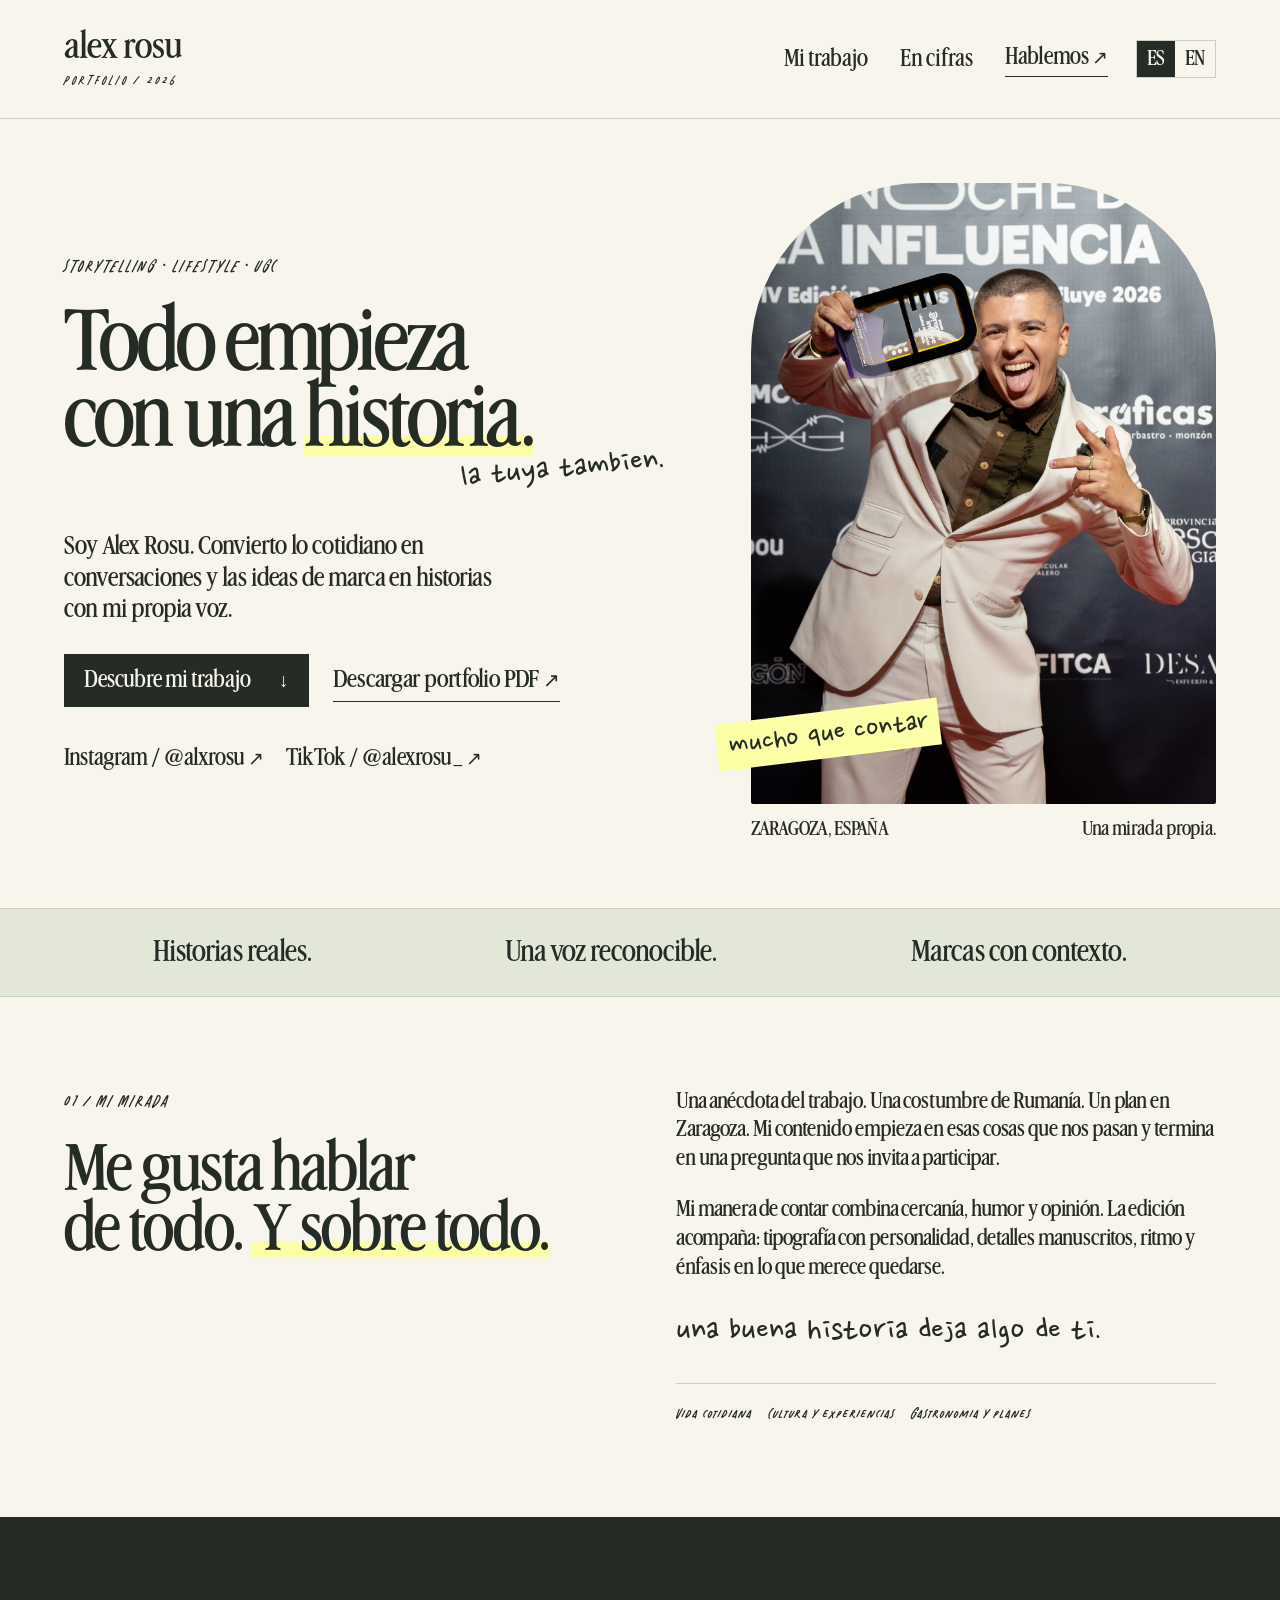
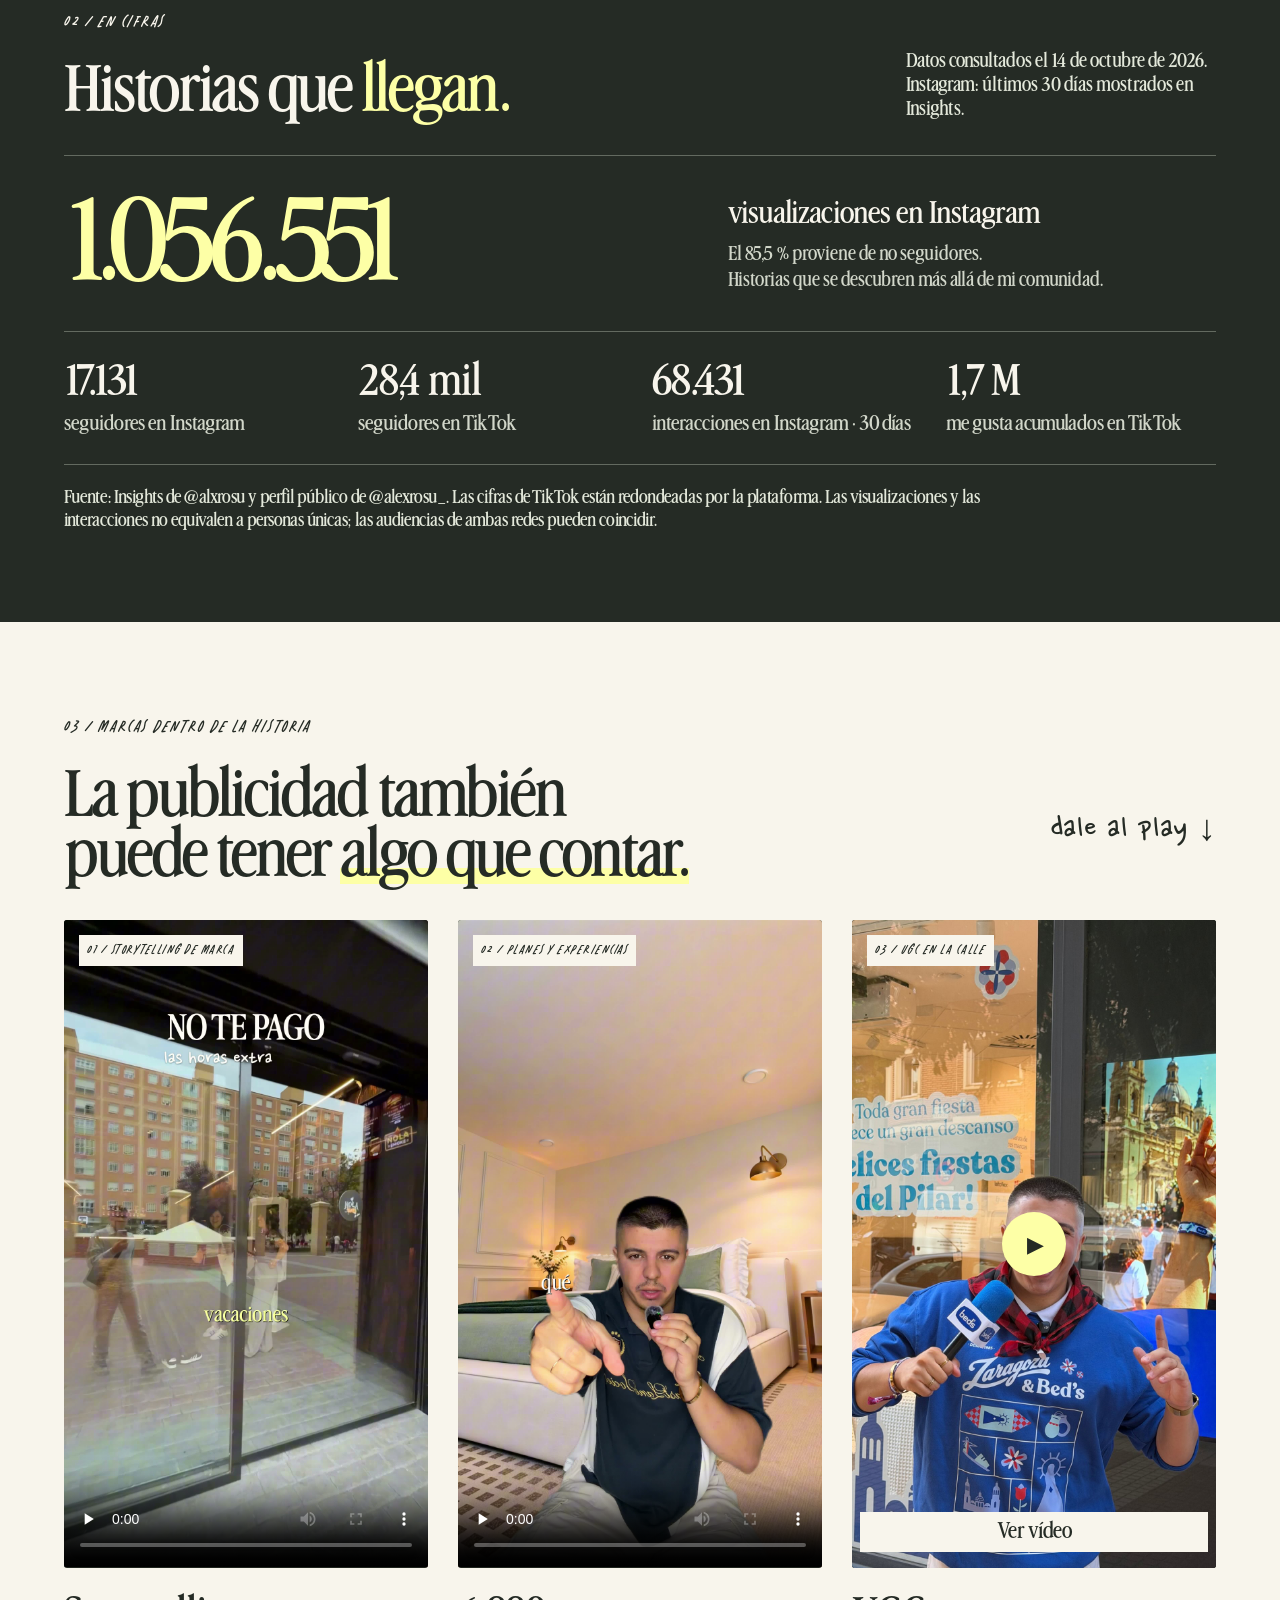
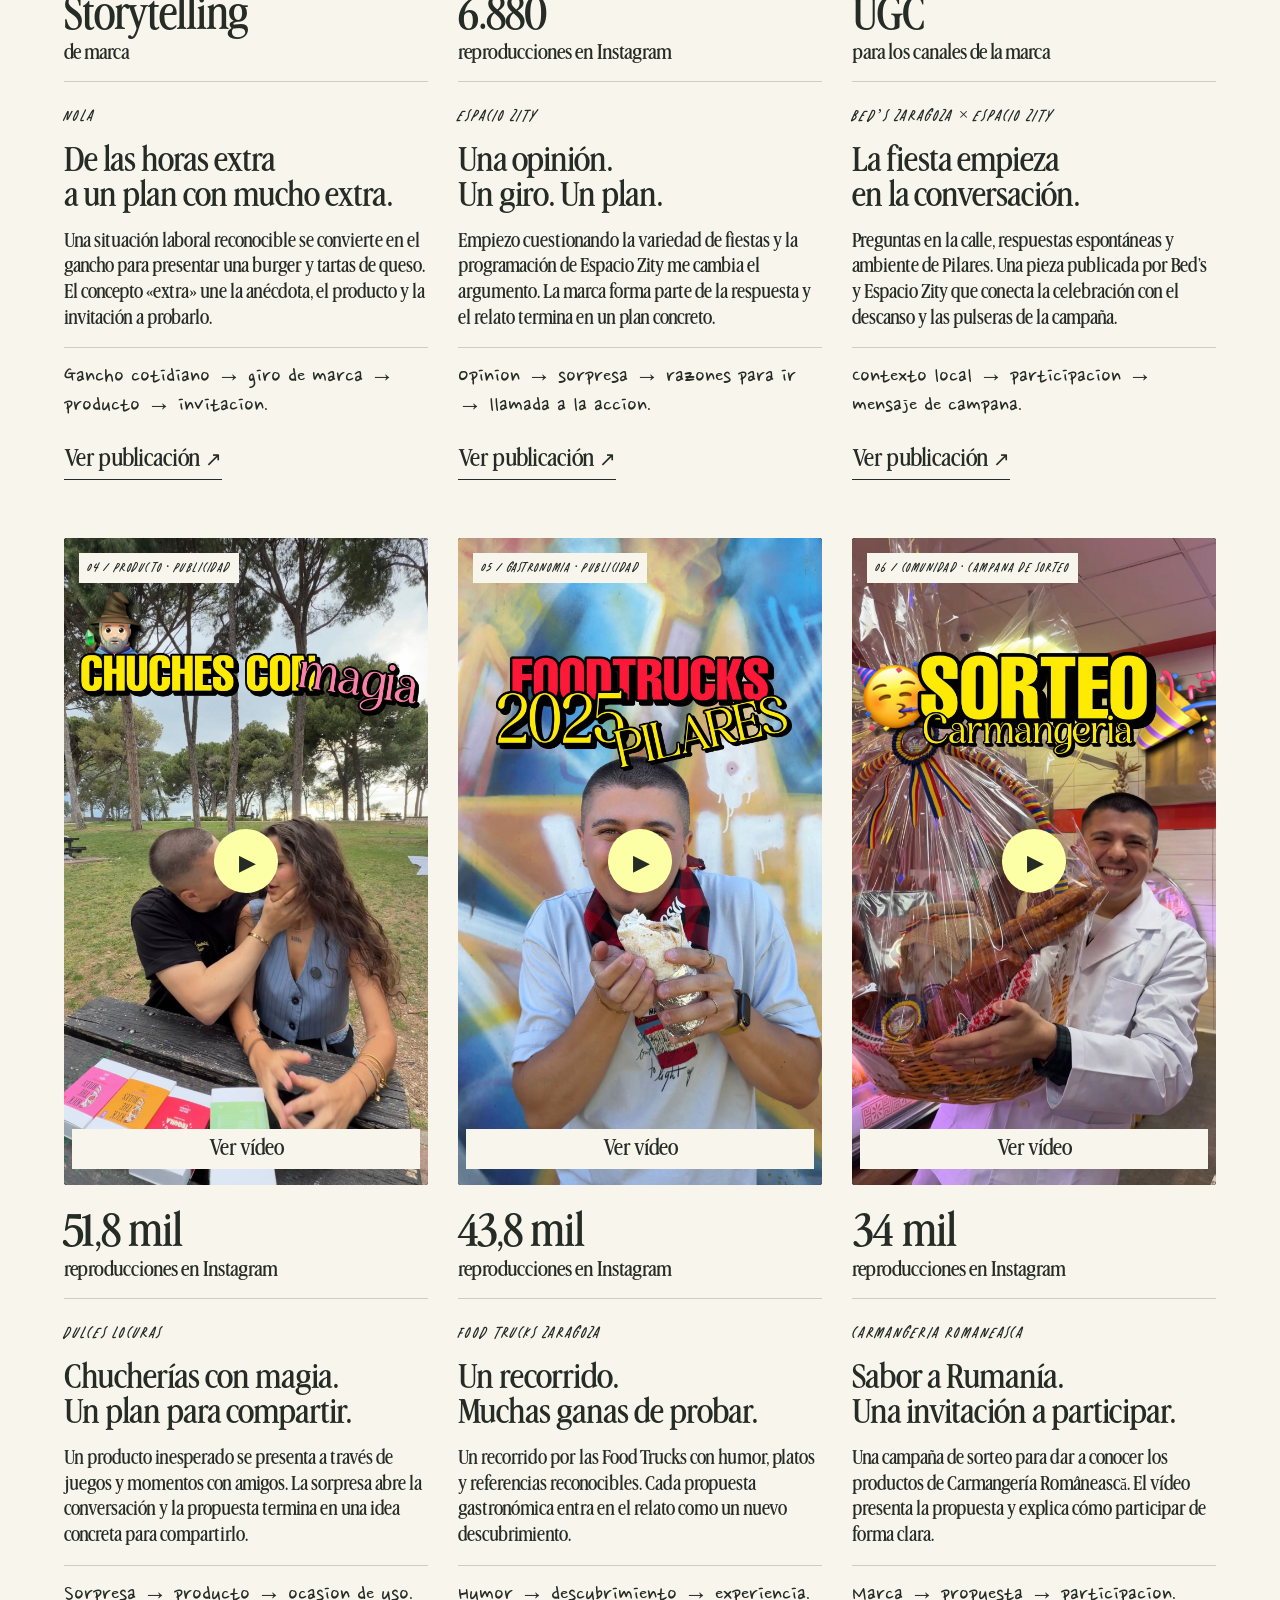
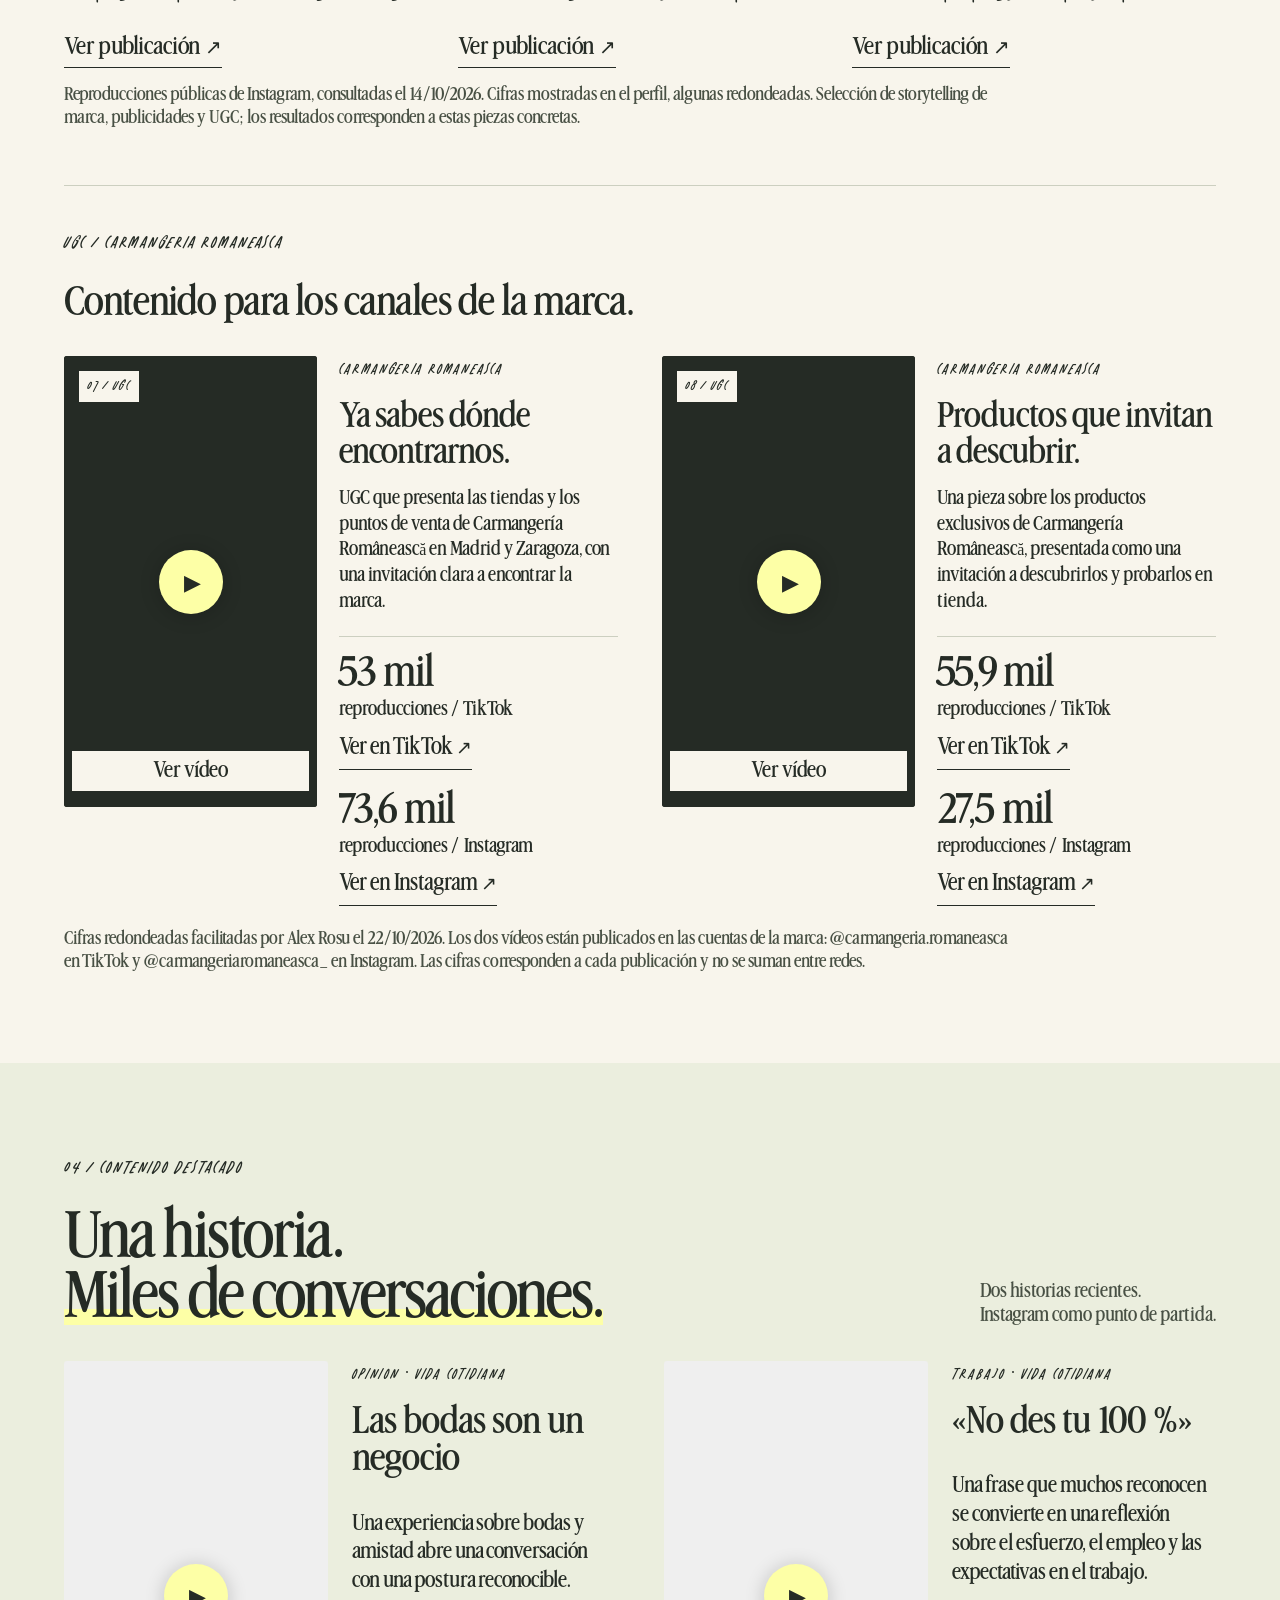
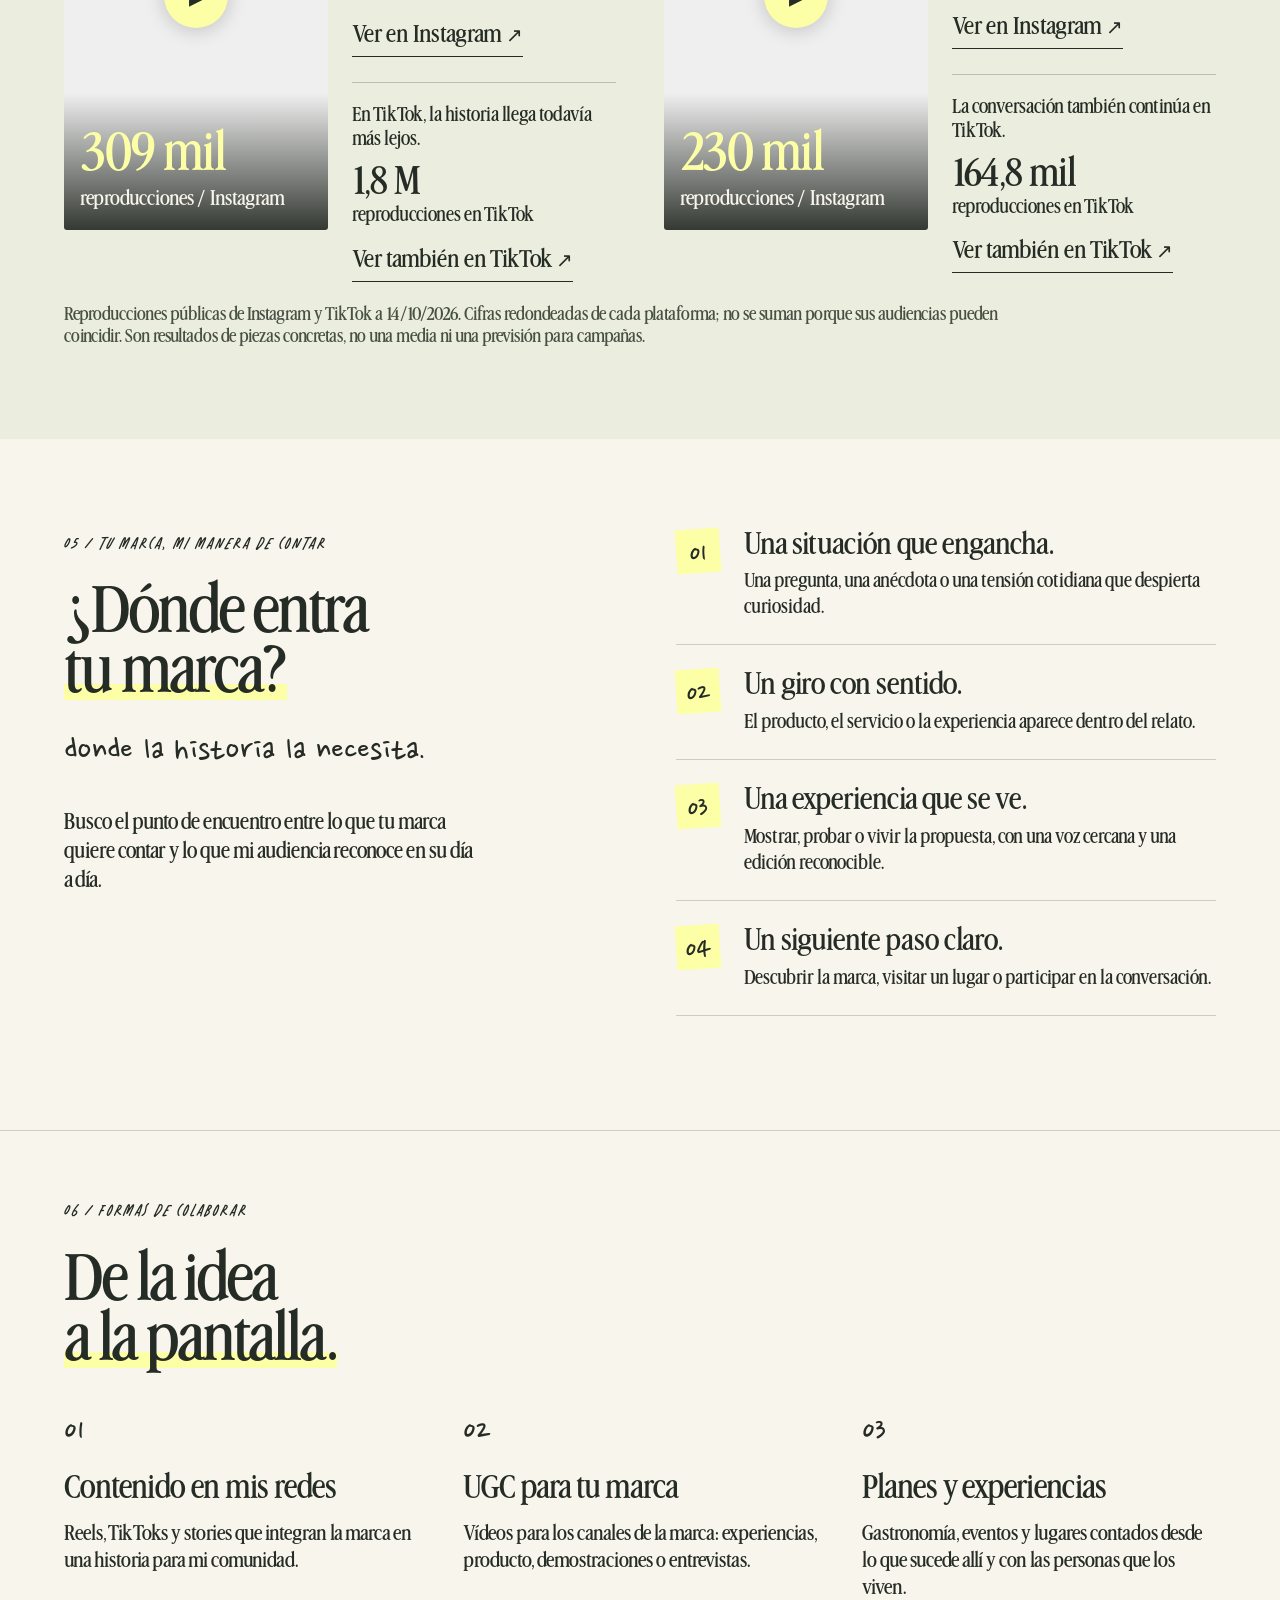
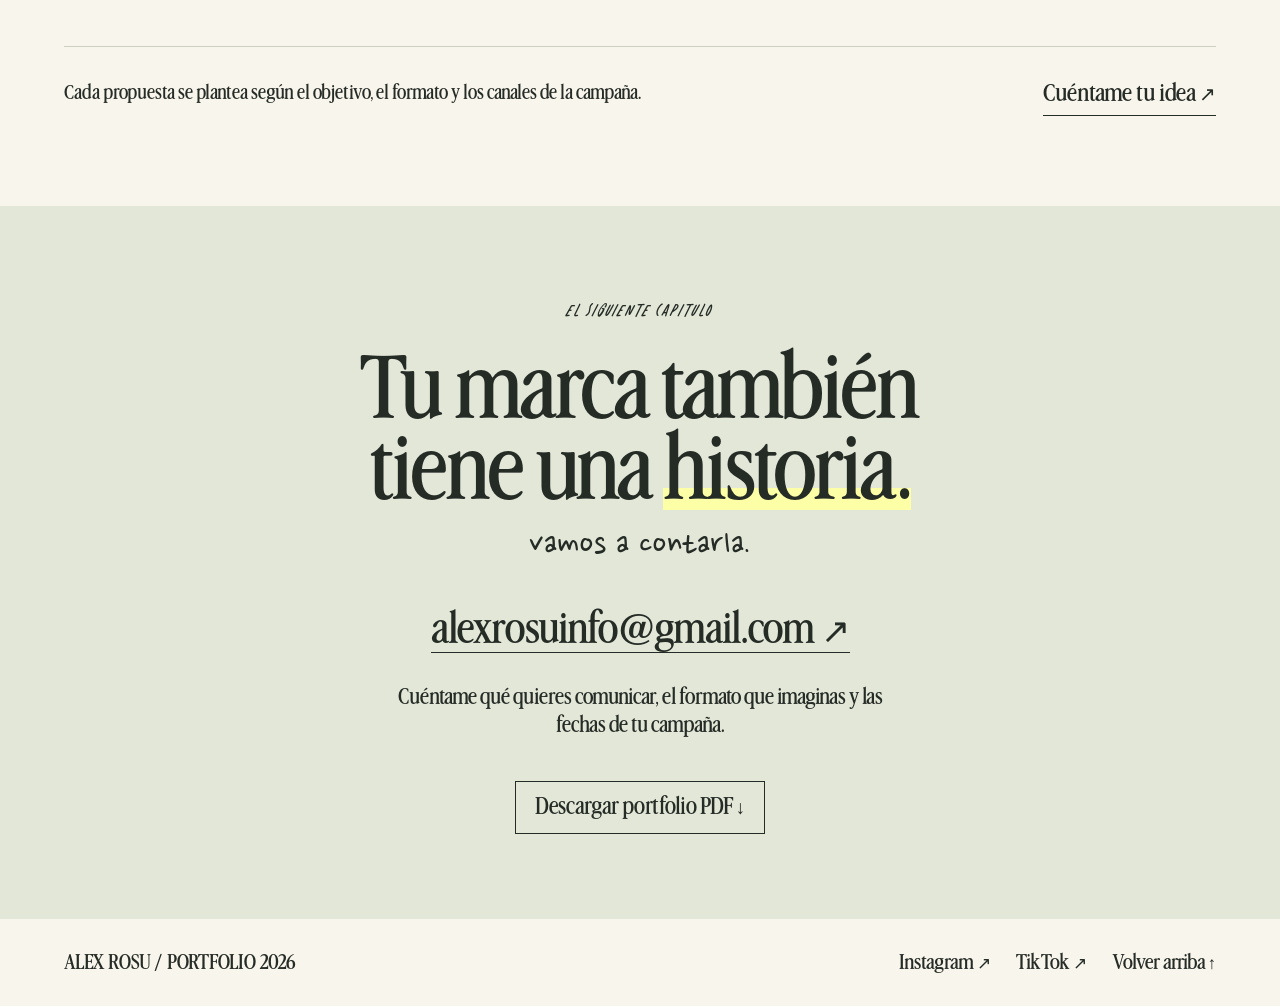
<file: index.html>
<!doctype html>
<html lang="es"><head><meta charset="utf-8"><meta name="viewport" content="width=device-width,initial-scale=1"><title>Alex Rosu · Historias que conectan</title><meta name="description" content="Storytelling, lifestyle y UGC con Alex Rosu. Una mirada personal para contar la historia de tu marca."><meta http-equiv="Content-Security-Policy" content="default-src &#x27;none&#x27;; script-src &#x27;self&#x27;; style-src &#x27;self&#x27;; img-src &#x27;self&#x27; data:; font-src &#x27;self&#x27;; media-src &#x27;self&#x27;; frame-src https://www.instagram.com; connect-src &#x27;none&#x27;; object-src &#x27;none&#x27;; base-uri &#x27;none&#x27;; form-action &#x27;none&#x27;; upgrade-insecure-requests"><meta name="referrer" content="strict-origin-when-cross-origin"><link rel="canonical" href="https://alxrosu.github.io/"><link rel="alternate" hreflang="es" href="https://alxrosu.github.io/"><link rel="alternate" hreflang="en" href="https://alxrosu.github.io/en/"><link rel="alternate" hreflang="x-default" href="https://alxrosu.github.io/"><link rel="stylesheet" href="style.css"></head>
<body>
<header><a class="wordmark" href="#inicio">alex rosu<span>PORTFOLIO / 2026</span></a><nav aria-label="Principal"><a href="#trabajo">Mi trabajo</a><a href="#cifras">En cifras</a><a class="nav-contact" href="#contacto">Hablemos ↗</a></nav><nav class="language-switch" aria-label="Idioma"><a href="./" lang="es" aria-current="page">ES</a><a href="en/" lang="en">EN</a></nav></header>
<main>
<section class="hero" id="inicio"><div class="hero-copy"><p class="eyebrow">STORYTELLING · LIFESTYLE · UGC</p><h1>Todo empieza<br>con una <em>historia.</em></h1><p class="hand hero-note">la tuya tambien.</p><p class="intro">Soy Alex Rosu. Convierto lo cotidiano en conversaciones y las ideas de marca en historias con mi propia voz.</p><div class="actions"><a class="button primary" href="#trabajo">Descubre mi trabajo <span>↓</span></a><a class="text-link" href="portfolio-alex-rosu-es.pdf" download>Descargar portfolio PDF ↗</a></div><div class="socials"><a href="https://www.instagram.com/alxrosu/" target="_blank" rel="noopener noreferrer">Instagram / @alxrosu ↗</a><a href="https://www.tiktok.com/@alexrosu_" target="_blank" rel="noopener noreferrer">TikTok / @alexrosu_ ↗</a></div></div><figure class="hero-photo"><img src="assets/alex.jpg" alt="Alex Rosu en La Noche de la Influencia de Aragón Influye" fetchpriority="high"><figcaption><span>ZARAGOZA, ESPAÑA</span><span>Una mirada propia.</span></figcaption><span class="photo-note hand">mucho que contar</span></figure></section>
<div class="editorial-strip"><span>Historias reales.</span><span>Una voz reconocible.</span><span>Marcas con contexto.</span></div>
<section class="about split" id="mirada"><div><p class="eyebrow">01 / MI MIRADA</p><h2>Me gusta hablar<br>de todo. <em>Y sobre todo.</em></h2></div><div class="about-text"><p>Una anécdota del trabajo. Una costumbre de Rumanía. Un plan en Zaragoza. Mi contenido empieza en esas cosas que nos pasan y termina en una pregunta que nos invita a participar.</p><p>Mi manera de contar combina cercanía, humor y opinión. La edición acompaña: tipografía con personalidad, detalles manuscritos, ritmo y énfasis en lo que merece quedarse.</p><p class="hand">una buena historia deja algo de ti.</p><div class="topics"><span>Vida cotidiana</span><span>Cultura y experiencias</span><span>Gastronomía y planes</span></div></div></section>
<section class="numbers" id="cifras"><div class="section-head"><div><p class="eyebrow">02 / EN CIFRAS</p><h2>Historias que <em>llegan.</em></h2></div><p class="small">Datos consultados el 14 de octubre de 2026.<br>Instagram: últimos 30 días mostrados en Insights.</p></div><div class="big-stat"><span class="metric">1.056.551</span><div><h3>visualizaciones en Instagram</h3><p>El 85,5 % proviene de no seguidores.<br>Historias que se descubren más allá de mi comunidad.</p></div></div><div class="stat-grid"><div><strong>17.131</strong><span>seguidores en Instagram</span></div><div><strong>28,4 mil</strong><span>seguidores en TikTok</span></div><div><strong>68.431</strong><span>interacciones en Instagram · 30 días</span></div><div><strong>1,7 M</strong><span>me gusta acumulados en TikTok</span></div></div><p class="source-note">Fuente: Insights de @alxrosu y perfil público de @alexrosu_. Las cifras de TikTok están redondeadas por la plataforma. Las visualizaciones y las interacciones no equivalen a personas únicas; las audiencias de ambas redes pueden coincidir.</p></section>
<section class="work" id="trabajo"><div class="section-head"><div><p class="eyebrow">03 / MARCAS DENTRO DE LA HISTORIA</p><h2>La publicidad también<br>puede tener <em>algo que contar.</em></h2></div><p class="hand">dale al play ↓</p></div><div class="case-grid"><article class="case"><div class="media"><video controls playsinline preload="none" poster="assets/nola.jpg" aria-label="Vídeo de NOLA"><source src="assets/nola-web.mp4" type="video/mp4"></video><span class="media-tag">01 / STORYTELLING DE MARCA</span></div><p class="case-result"><strong>Storytelling</strong><span>de marca</span></p><p class="eyebrow case-kind">NOLA</p><h3>De las horas extra<br>a un plan con mucho extra.</h3><p>Una situación laboral reconocible se convierte en el gancho para presentar una burger y tartas de queso. El concepto «extra» une la anécdota, el producto y la invitación a probarlo.</p><p class="case-note">Gancho cotidiano → giro de marca → producto → invitación.</p><a class="text-link" href="https://www.tiktok.com/@alexrosu_/video/7692877707603938593" target="_blank" rel="noopener noreferrer">Ver publicación ↗</a></article><article class="case"><div class="media"><video controls playsinline preload="none" poster="assets/zity.jpg" aria-label="Vídeo de ESPACIO ZITY"><source src="assets/zity-web.mp4" type="video/mp4"></video><span class="media-tag">02 / PLANES Y EXPERIENCIAS</span></div><p class="case-result"><strong>6.880</strong><span>reproducciones en Instagram</span></p><p class="eyebrow case-kind">ESPACIO ZITY</p><h3>Una opinión.<br>Un giro. Un plan.</h3><p>Empiezo cuestionando la variedad de fiestas y la programación de Espacio Zity me cambia el argumento. La marca forma parte de la respuesta y el relato termina en un plan concreto.</p><p class="case-note">Opinión → sorpresa → razones para ir → llamada a la acción.</p><a class="text-link" href="https://www.instagram.com/alxrosu/reel/DeKYQKbtpkI/" target="_blank" rel="noopener noreferrer">Ver publicación ↗</a></article><article class="case"><div class="media"><button class="embed-launch" type="button" data-embed="https://www.instagram.com/p/DeMDAmUIqgc/embed/" data-title="BED’S ZARAGOZA × ESPACIO ZITY" aria-label="Reproducir vídeo de BED’S ZARAGOZA × ESPACIO ZITY"><img src="assets/beds.jpg" alt="Portada del vídeo de BED’S ZARAGOZA × ESPACIO ZITY" loading="lazy"><span class="play">▶</span><span class="play-label">Ver vídeo</span></button><span class="media-tag">03 / UGC EN LA CALLE</span></div><p class="case-result"><strong>UGC</strong><span>para los canales de la marca</span></p><p class="eyebrow case-kind">BED’S ZARAGOZA × ESPACIO ZITY</p><h3>La fiesta empieza<br>en la conversación.</h3><p>Preguntas en la calle, respuestas espontáneas y ambiente de Pilares. Una pieza publicada por Bed’s y Espacio Zity que conecta la celebración con el descanso y las pulseras de la campaña.</p><p class="case-note">Contexto local → participación → mensaje de campaña.</p><a class="text-link" href="https://www.instagram.com/alxrosu/reel/DeMDAmUIqgc/" target="_blank" rel="noopener noreferrer">Ver publicación ↗</a></article><article class="case"><div class="media"><button class="embed-launch" type="button" data-embed="https://www.instagram.com/p/DXr3tIYDQ4c/embed/" data-title="DULCES LOCURAS" aria-label="Reproducir vídeo de DULCES LOCURAS"><img src="assets/dulces.jpg" alt="Portada del vídeo de DULCES LOCURAS" loading="lazy"><span class="play">▶</span><span class="play-label">Ver vídeo</span></button><span class="media-tag">04 / PRODUCTO · PUBLICIDAD</span></div><p class="case-result"><strong>51,8 mil</strong><span>reproducciones en Instagram</span></p><p class="eyebrow case-kind">DULCES LOCURAS</p><h3>Chucherías con magia.<br>Un plan para compartir.</h3><p>Un producto inesperado se presenta a través de juegos y momentos con amigos. La sorpresa abre la conversación y la propuesta termina en una idea concreta para compartirlo.</p><p class="case-note">Sorpresa → producto → ocasión de uso.</p><a class="text-link" href="https://www.instagram.com/alxrosu/reel/DXr3tIYDQ4c/" target="_blank" rel="noopener noreferrer">Ver publicación ↗</a></article><article class="case"><div class="media"><button class="embed-launch" type="button" data-embed="https://www.instagram.com/p/DPeo6IPDQYA/embed/" data-title="FOOD TRUCKS ZARAGOZA" aria-label="Reproducir vídeo de FOOD TRUCKS ZARAGOZA"><img src="assets/foodtrucks.jpg" alt="Portada del vídeo de FOOD TRUCKS ZARAGOZA" loading="lazy"><span class="play">▶</span><span class="play-label">Ver vídeo</span></button><span class="media-tag">05 / GASTRONOMÍA · PUBLICIDAD</span></div><p class="case-result"><strong>43,8 mil</strong><span>reproducciones en Instagram</span></p><p class="eyebrow case-kind">FOOD TRUCKS ZARAGOZA</p><h3>Un recorrido.<br>Muchas ganas de probar.</h3><p>Un recorrido por las Food Trucks con humor, platos y referencias reconocibles. Cada propuesta gastronómica entra en el relato como un nuevo descubrimiento.</p><p class="case-note">Humor → descubrimiento → experiencia.</p><a class="text-link" href="https://www.instagram.com/alxrosu/reel/DPeo6IPDQYA/" target="_blank" rel="noopener noreferrer">Ver publicación ↗</a></article><article class="case"><div class="media"><button class="embed-launch" type="button" data-embed="https://www.instagram.com/p/DSC5QtajLVS/embed/" data-title="CARMANGERÍA ROMÂNEASCĂ" aria-label="Reproducir vídeo de CARMANGERÍA ROMÂNEASCĂ"><img src="assets/carmangeria.jpg" alt="Portada del vídeo de CARMANGERÍA ROMÂNEASCĂ" loading="lazy"><span class="play">▶</span><span class="play-label">Ver vídeo</span></button><span class="media-tag">06 / COMUNIDAD · CAMPAÑA DE SORTEO</span></div><p class="case-result"><strong>34 mil</strong><span>reproducciones en Instagram</span></p><p class="eyebrow case-kind">CARMANGERÍA ROMÂNEASCĂ</p><h3>Sabor a Rumanía.<br>Una invitación a participar.</h3><p>Una campaña de sorteo para dar a conocer los productos de Carmangería Românească. El vídeo presenta la propuesta y explica cómo participar de forma clara.</p><p class="case-note">Marca → propuesta → participación.</p><a class="text-link" href="https://www.instagram.com/alxrosu/reel/DSC5QtajLVS/" target="_blank" rel="noopener noreferrer">Ver publicación ↗</a></article></div><p class="source-note">Reproducciones públicas de Instagram, consultadas el 14/10/2026. Cifras mostradas en el perfil, algunas redondeadas. Selección de storytelling de marca, publicidades y UGC; los resultados corresponden a estas piezas concretas.</p><div class="brand-series" id="ugc-carmangeria"><div class="section-head"><div><p class="eyebrow">UGC / CARMANGERÍA ROMÂNEASCĂ</p><h3 class="brand-series-title">Contenido para los canales de la marca.</h3></div></div><div class="brand-series-grid"><article class="case brand-case"><div class="media"><button class="embed-launch" type="button" data-embed="https://www.instagram.com/p/Deg7bevMCXp/embed/" data-title="Ya sabes dónde encontrarnos." aria-label="Reproducir Ya sabes dónde encontrarnos."><img src="assets/carmangeria-tiendas.jpg" alt="Carmangería Românească / Ya sabes dónde encontrarnos." loading="lazy"><span class="play">▶</span><span class="play-label">Ver vídeo</span></button><span class="media-tag">07 / UGC</span></div><div class="brand-copy"><p class="eyebrow">CARMANGERÍA ROMÂNEASCĂ</p><h3>Ya sabes dónde encontrarnos.</h3><p>UGC que presenta las tiendas y los puntos de venta de Carmangería Românească en Madrid y Zaragoza, con una invitación clara a encontrar la marca.</p><div class="brand-platform-stats"><div><strong>53 mil</strong><span>reproducciones / TikTok</span><a class="text-link" href="https://www.tiktok.com/@carmangeria.romaneasca/video/7696867656162430240" target="_blank" rel="noopener noreferrer">Ver en TikTok ↗</a></div><div><strong>73,6 mil</strong><span>reproducciones / Instagram</span><a class="text-link" href="https://www.instagram.com/carmangeriaromaneasca_/reel/Deg7bevMCXp/" target="_blank" rel="noopener noreferrer">Ver en Instagram ↗</a></div></div></div></article><article class="case brand-case"><div class="media"><button class="embed-launch" type="button" data-embed="https://www.instagram.com/p/DebuAcQMZBS/embed/" data-title="Productos que invitan a descubrir." aria-label="Reproducir Productos que invitan a descubrir."><img src="assets/carmangeria-productos.jpg" alt="Carmangería Românească / Productos que invitan a descubrir." loading="lazy"><span class="play">▶</span><span class="play-label">Ver vídeo</span></button><span class="media-tag">08 / UGC</span></div><div class="brand-copy"><p class="eyebrow">CARMANGERÍA ROMÂNEASCĂ</p><h3>Productos que invitan a descubrir.</h3><p>Una pieza sobre los productos exclusivos de Carmangería Românească, presentada como una invitación a descubrirlos y probarlos en tienda.</p><div class="brand-platform-stats"><div><strong>55,9 mil</strong><span>reproducciones / TikTok</span><a class="text-link" href="https://www.tiktok.com/@carmangeria.romaneasca/video/7696148700887928097" target="_blank" rel="noopener noreferrer">Ver en TikTok ↗</a></div><div><strong>27,5 mil</strong><span>reproducciones / Instagram</span><a class="text-link" href="https://www.instagram.com/carmangeriaromaneasca_/reel/DebuAcQMZBS/" target="_blank" rel="noopener noreferrer">Ver en Instagram ↗</a></div></div></div></article></div><p class="source-note">Cifras redondeadas facilitadas por Alex Rosu el 22/10/2026. Los dos vídeos están publicados en las cuentas de la marca: @carmangeria.romaneasca en TikTok y @carmangeriaromaneasca_ en Instagram. Las cifras corresponden a cada publicación y no se suman entre redes.</p></div></section>
<section class="featured" id="destacados"><div class="section-head"><div><p class="eyebrow">04 / CONTENIDO DESTACADO</p><h2>Una historia.<br><em>Miles de conversaciones.</em></h2></div><p class="small">Dos historias recientes.<br>Instagram como punto de partida.</p></div><div class="recent-grid"><article class="recent-case"><button class="feature-image" type="button" data-embed="https://www.instagram.com/p/DeMxuwRtngo/embed/" data-title="Las bodas son un negocio" aria-label="Reproducir Las bodas son un negocio"><img src="assets/bodas.jpg" alt="Portada de Las bodas son un negocio" loading="lazy"><span class="play">▶</span><span class="feature-number">309 mil<span>reproducciones / Instagram</span></span></button><div class="recent-copy"><p class="eyebrow">OPINIÓN · VIDA COTIDIANA</p><h3>Las bodas son un negocio</h3><p>Una experiencia sobre bodas y amistad abre una conversación con una postura reconocible.</p><a class="text-link" href="https://www.instagram.com/alxrosu/reel/DeMxuwRtngo/" target="_blank" rel="noopener noreferrer">Ver en Instagram ↗</a><div class="tiktok-result"><p>En TikTok, la historia llega todavía más lejos.</p><strong>1,8 M<span>reproducciones en TikTok</span></strong><a class="text-link" href="https://www.tiktok.com/@alexrosu_/video/7694383823663942945" target="_blank" rel="noopener noreferrer">Ver también en TikTok ↗</a></div></div></article><article class="recent-case"><button class="feature-image" type="button" data-embed="https://www.instagram.com/p/DdhNCDXNodr/embed/" data-title="«No des tu 100 %»" aria-label="Reproducir «No des tu 100 %»"><img src="assets/empleo.jpg" alt="Portada de «No des tu 100 %»" loading="lazy"><span class="play">▶</span><span class="feature-number">230 mil<span>reproducciones / Instagram</span></span></button><div class="recent-copy"><p class="eyebrow">TRABAJO · VIDA COTIDIANA</p><h3>«No des tu 100 %»</h3><p>Una frase que muchos reconocen se convierte en una reflexión sobre el esfuerzo, el empleo y las expectativas en el trabajo.</p><a class="text-link" href="https://www.instagram.com/alxrosu/reel/DdhNCDXNodr/" target="_blank" rel="noopener noreferrer">Ver en Instagram ↗</a><div class="tiktok-result"><p>La conversación también continúa en TikTok.</p><strong>164,8 mil<span>reproducciones en TikTok</span></strong><a class="text-link" href="https://www.tiktok.com/@alexrosu_/video/7687697771155000609" target="_blank" rel="noopener noreferrer">Ver también en TikTok ↗</a></div></div></article></div><p class="source-note">Reproducciones públicas de Instagram y TikTok a 14/10/2026. Cifras redondeadas de cada plataforma; no se suman porque sus audiencias pueden coincidir. Son resultados de piezas concretas, no una media ni una previsión para campañas.</p></section>
<section class="story split"><div><p class="eyebrow">05 / TU MARCA, MI MANERA DE CONTAR</p><h2>¿Dónde entra<br><em>tu marca?</em></h2><p class="hand">donde la historia la necesita.</p><p class="story-intro">Busco el punto de encuentro entre lo que tu marca quiere contar y lo que mi audiencia reconoce en su día a día.</p></div><ol class="story-steps"><li><span>01</span><div><h3>Una situación que engancha.</h3><p>Una pregunta, una anécdota o una tensión cotidiana que despierta curiosidad.</p></div></li><li><span>02</span><div><h3>Un giro con sentido.</h3><p>El producto, el servicio o la experiencia aparece dentro del relato.</p></div></li><li><span>03</span><div><h3>Una experiencia que se ve.</h3><p>Mostrar, probar o vivir la propuesta, con una voz cercana y una edición reconocible.</p></div></li><li><span>04</span><div><h3>Un siguiente paso claro.</h3><p>Descubrir la marca, visitar un lugar o participar en la conversación.</p></div></li></ol></section>
<section class="collab"><div class="section-head"><div><p class="eyebrow">06 / FORMAS DE COLABORAR</p><h2>De la idea<br><em>a la pantalla.</em></h2></div></div><div class="service-grid"><article><span>01</span><h3>Contenido en mis redes</h3><p>Reels, TikToks y stories que integran la marca en una historia para mi comunidad.</p></article><article><span>02</span><h3>UGC para tu marca</h3><p>Vídeos para los canales de la marca: experiencias, producto, demostraciones o entrevistas.</p></article><article><span>03</span><h3>Planes y experiencias</h3><p>Gastronomía, eventos y lugares contados desde lo que sucede allí y con las personas que los viven.</p></article></div><div class="brief-line"><p>Cada propuesta se plantea según el objetivo, el formato y los canales de la campaña.</p><a class="text-link" href="mailto:alexrosuinfo@gmail.com?subject=Propuesta%20de%20colaboraci%C3%B3n">Cuéntame tu idea ↗</a></div></section>
<section class="contact" id="contacto"><p class="eyebrow">EL SIGUIENTE CAPÍTULO</p><h2>Tu marca también<br>tiene una <em>historia.</em></h2><p class="hand">vamos a contarla.</p><a class="email" href="mailto:alexrosuinfo@gmail.com?subject=Propuesta%20de%20colaboraci%C3%B3n">alexrosuinfo@gmail.com ↗</a><p>Cuéntame qué quieres comunicar, el formato que imaginas y las fechas de tu campaña.</p><a class="button" href="portfolio-alex-rosu-es.pdf" download>Descargar portfolio PDF ↓</a></section>
</main><footer><span>ALEX ROSU / PORTFOLIO 2026</span><div><a href="https://www.instagram.com/alxrosu/" target="_blank" rel="noopener noreferrer">Instagram ↗</a><a href="https://www.tiktok.com/@alexrosu_" target="_blank" rel="noopener noreferrer">TikTok ↗</a><a href="#inicio">Volver arriba ↑</a></div></footer>
<dialog id="player"><div class="dialog-header"><h2 id="player-title">Vídeo</h2><button id="close-player" type="button" aria-label="Cerrar vídeo">Cerrar ×</button></div><div id="player-content"></div><p class="small">La reproducción depende de Instagram. Si no carga aquí, puedes abrir la publicación original.</p><a class="text-link" id="player-original" target="_blank" rel="noopener noreferrer">Ver publicación en Instagram ↗</a></dialog><script src="script.js"></script>
</body></html>
</file>
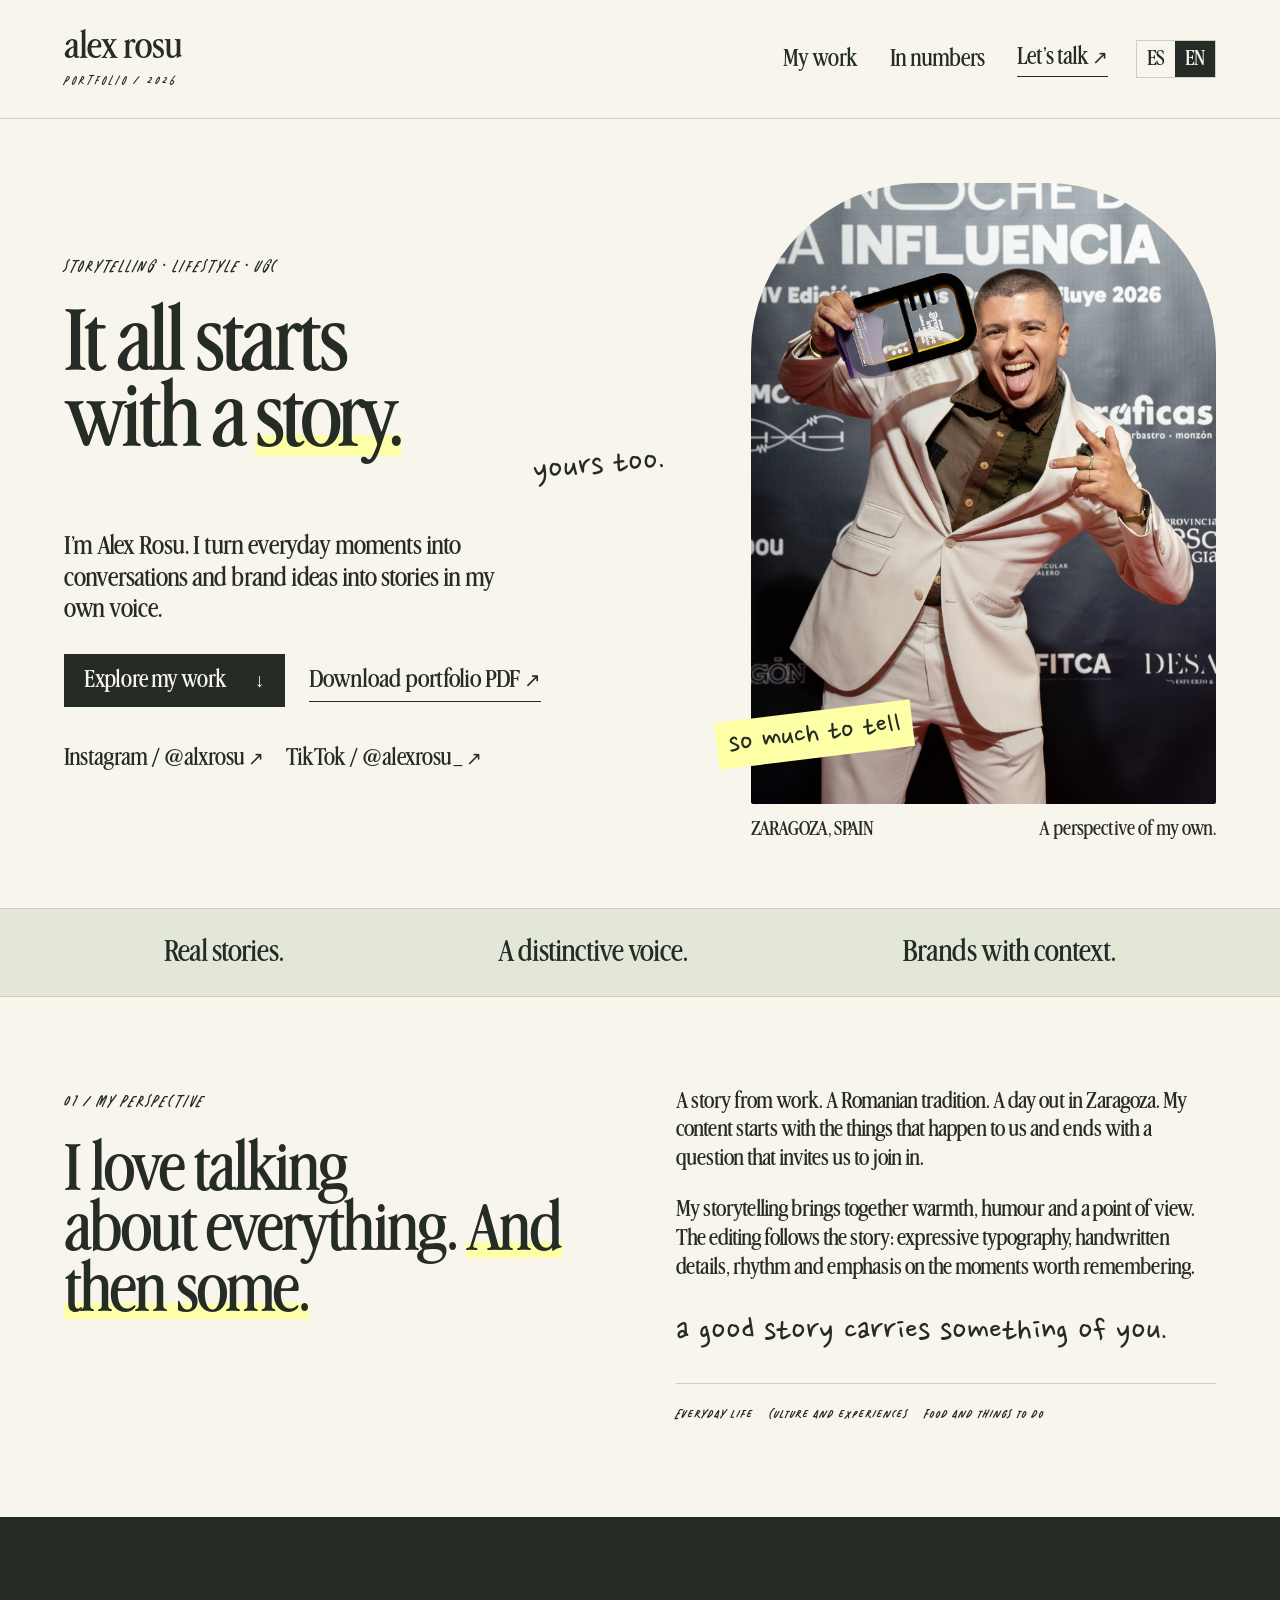
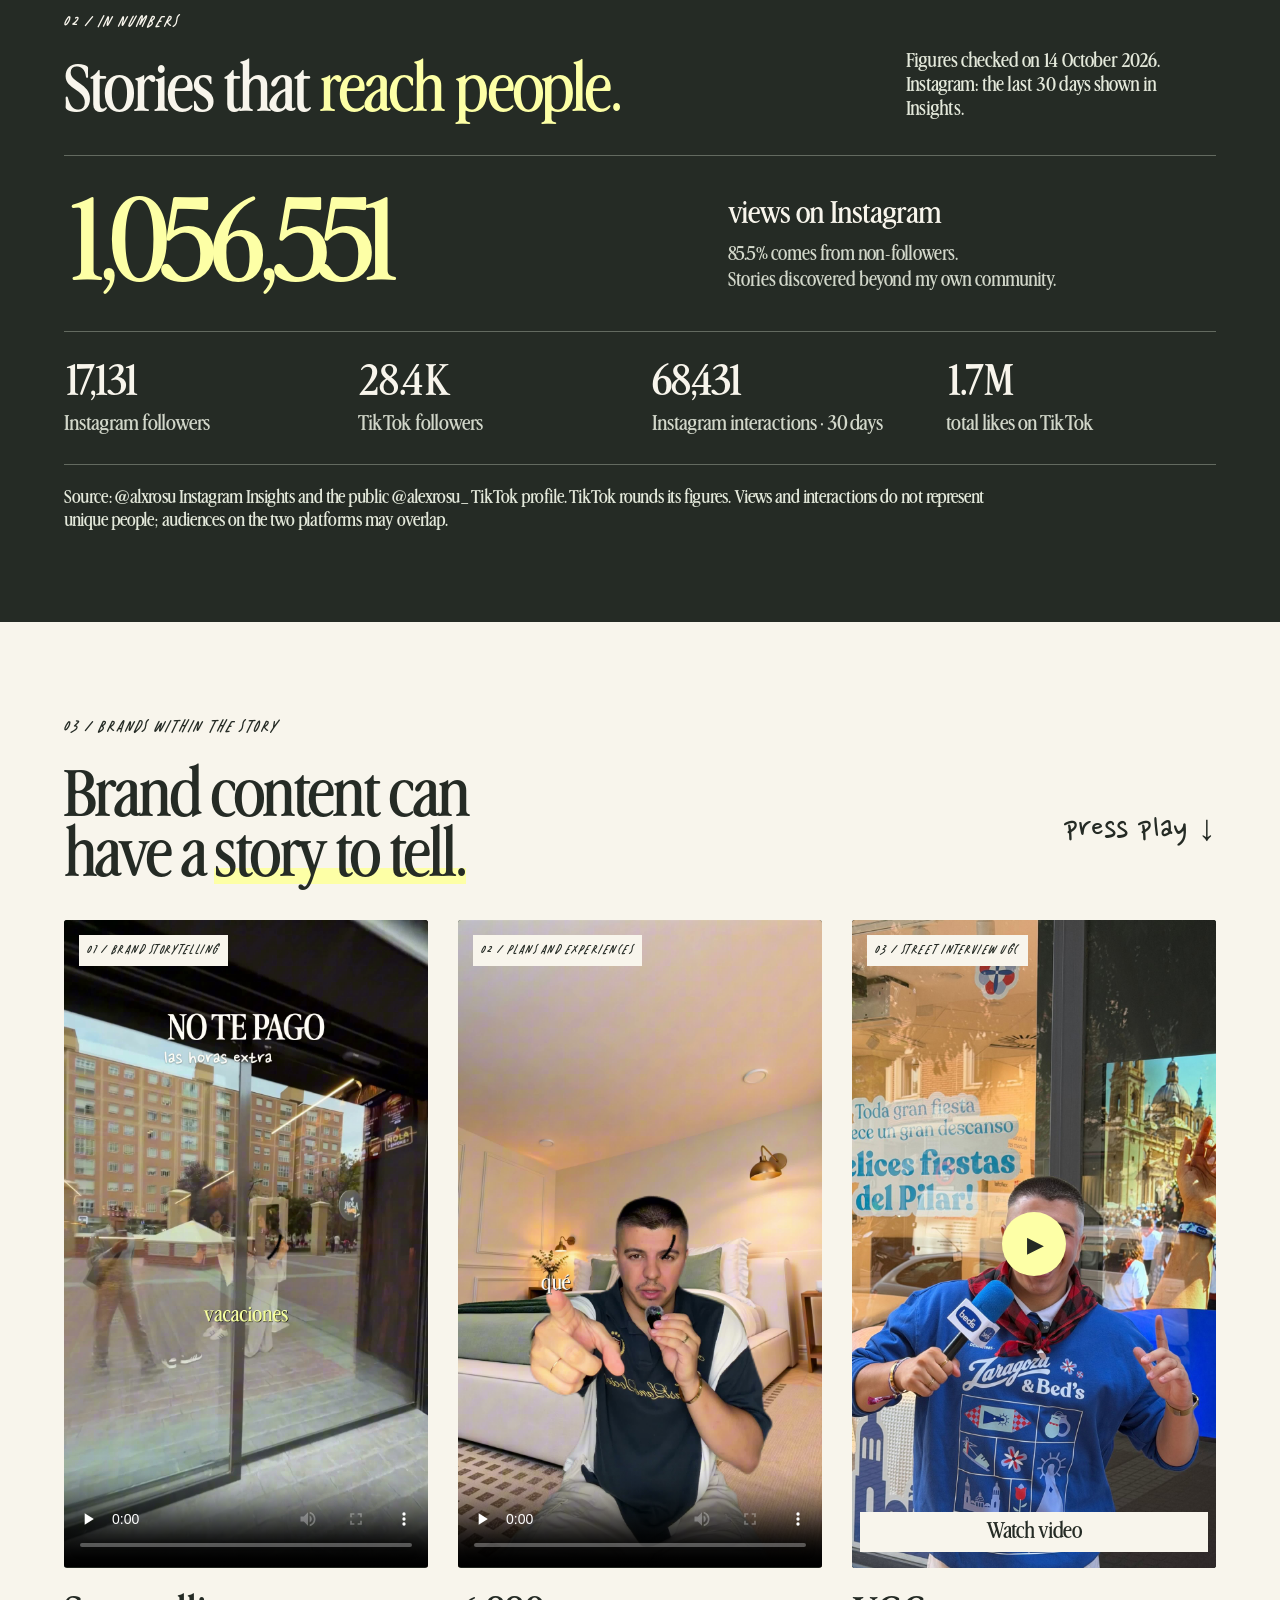
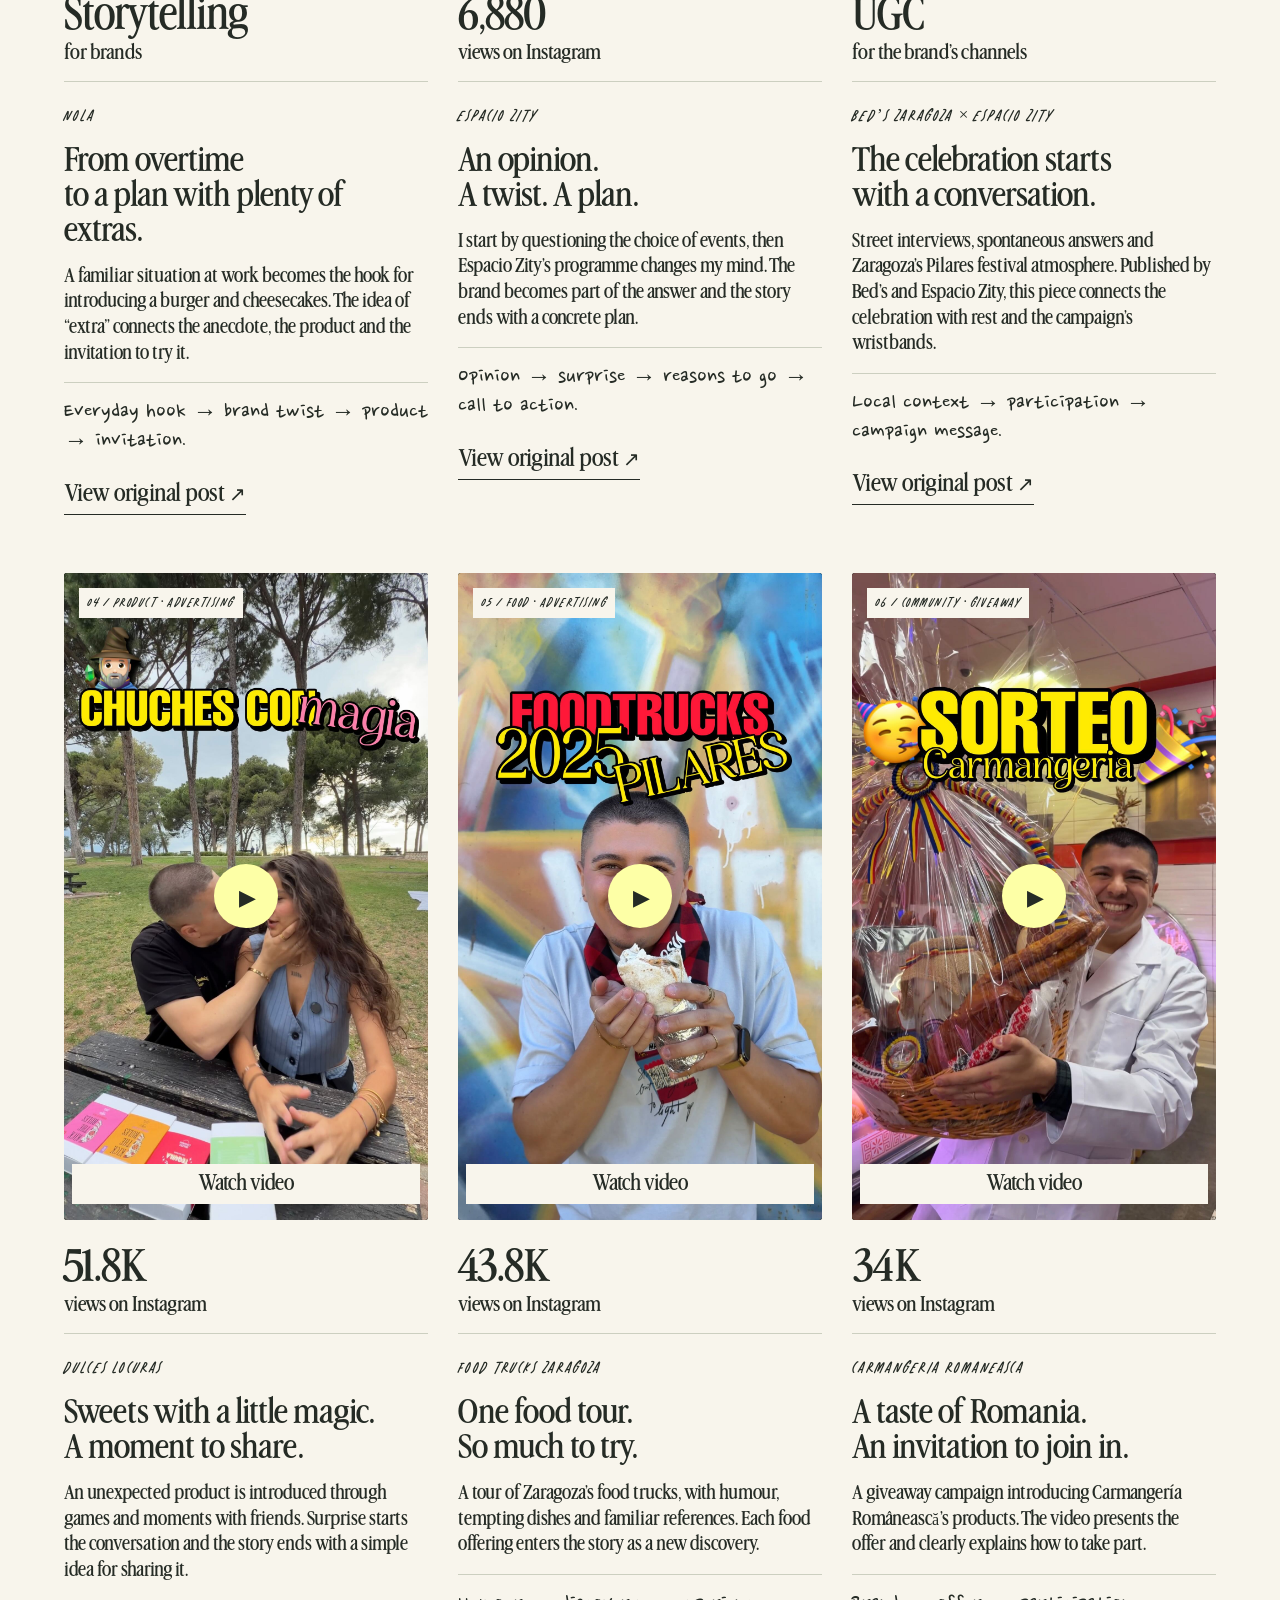
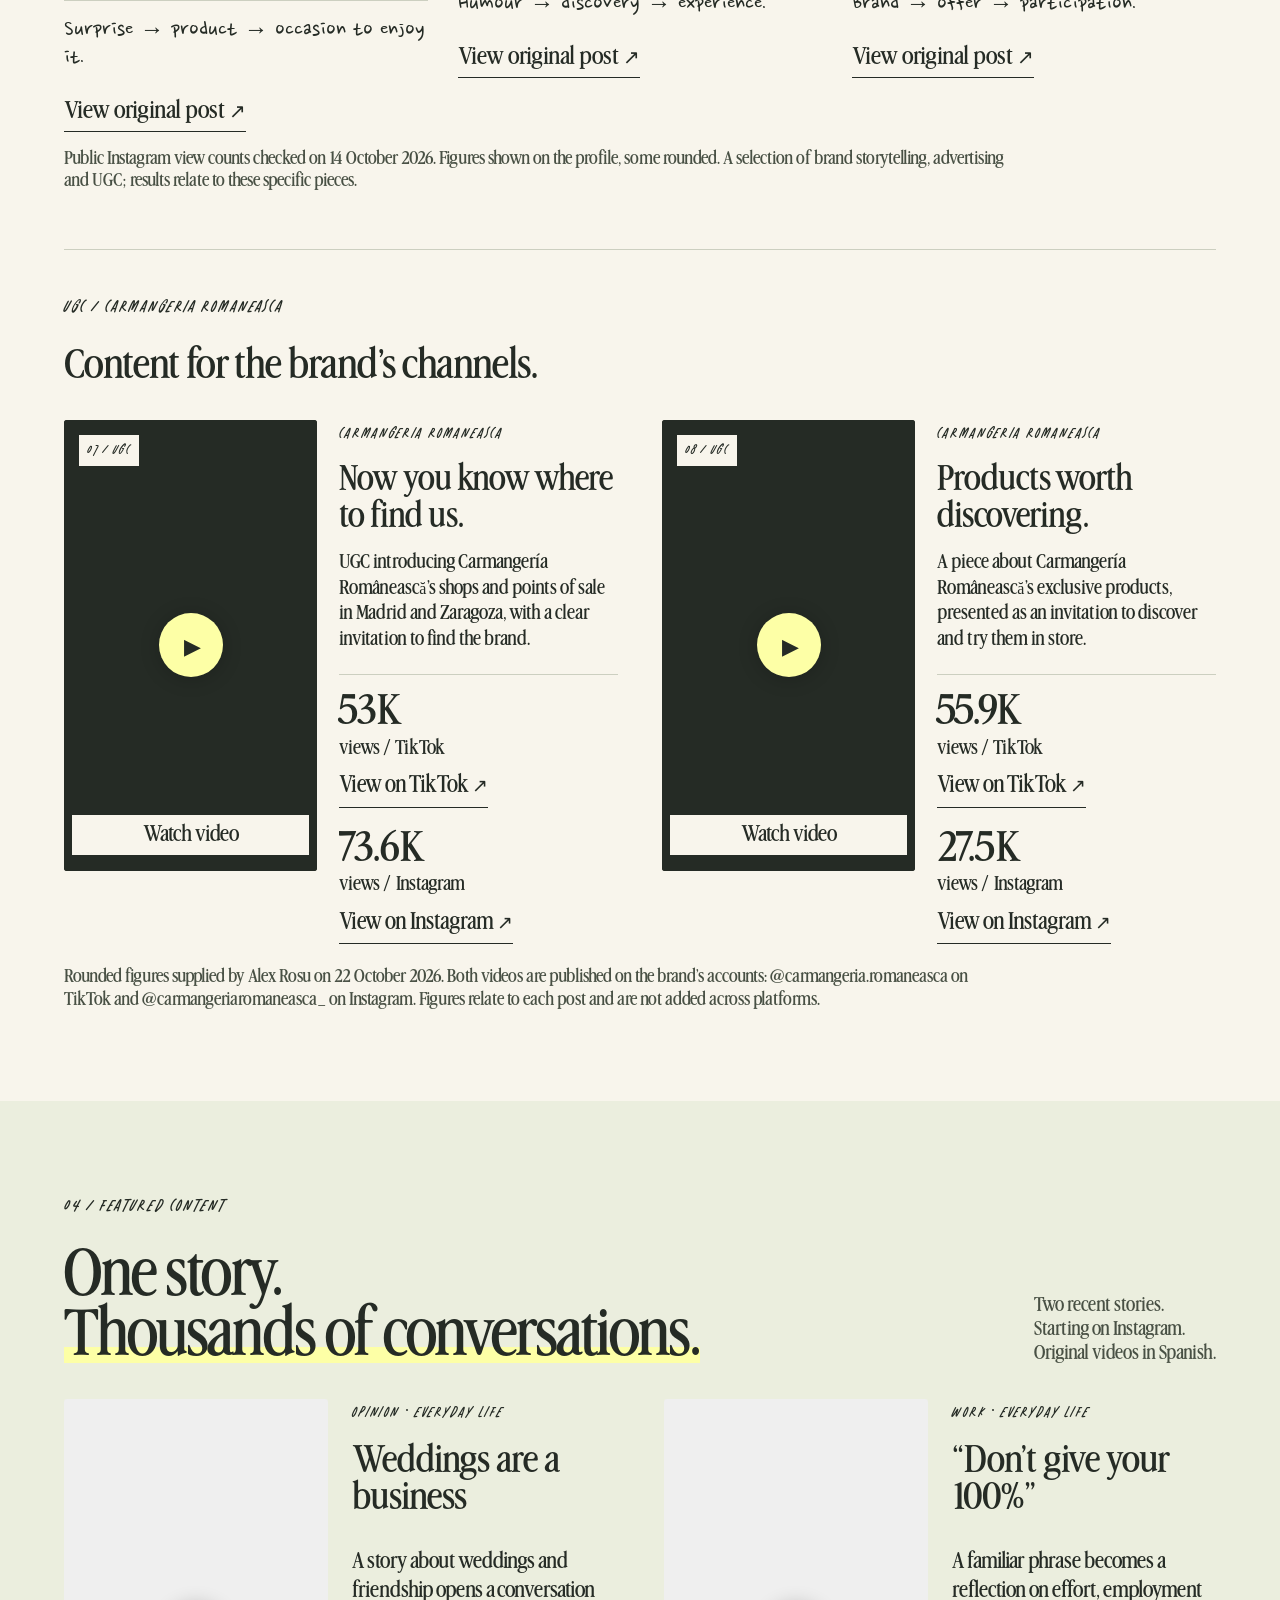
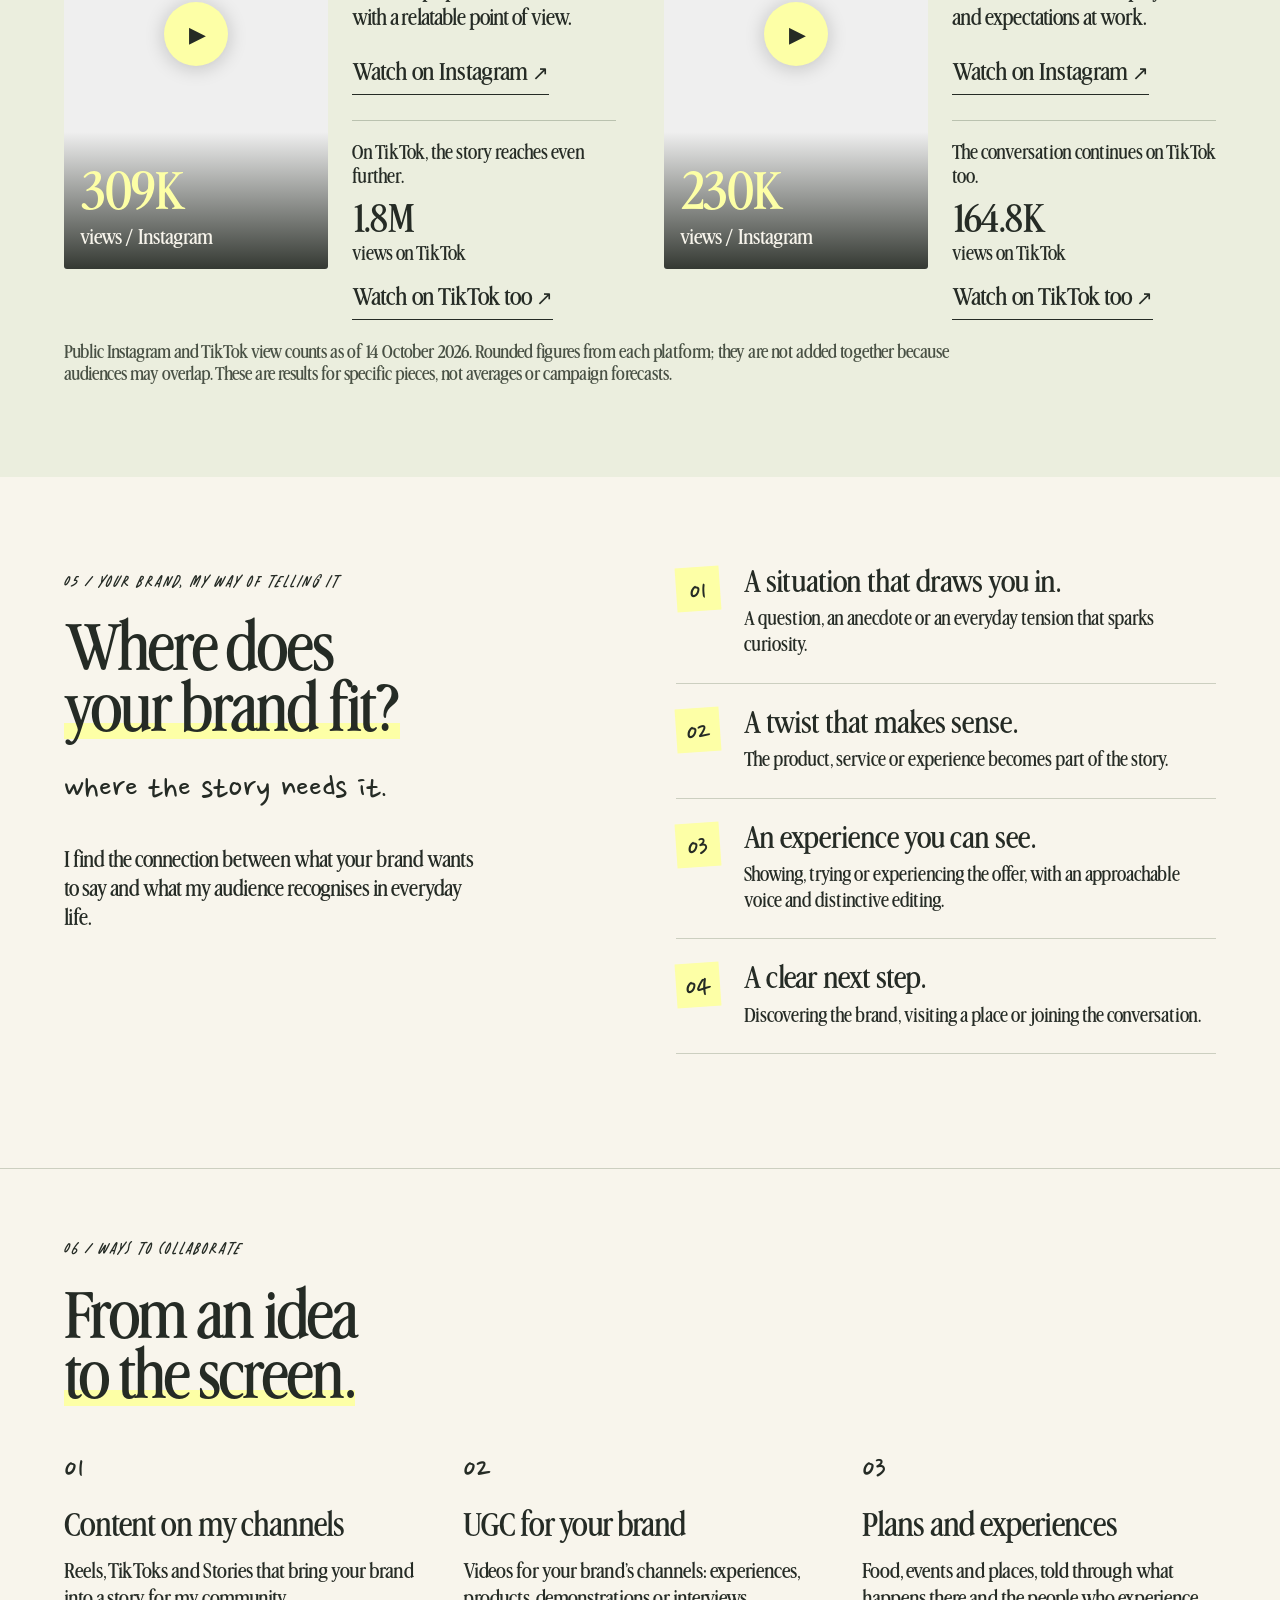
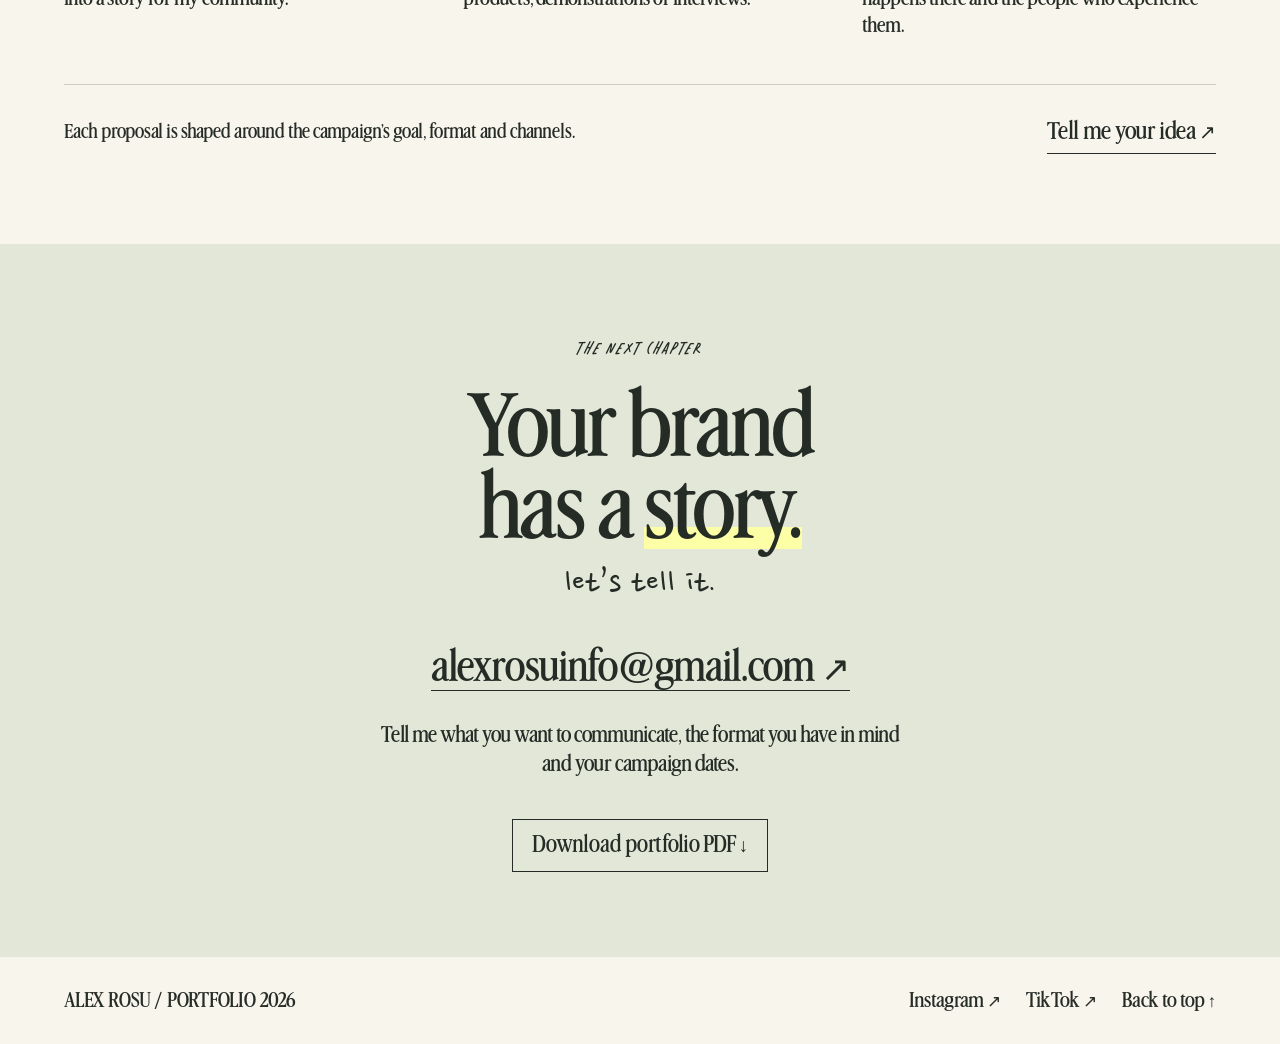
<file: en/index.html>
<!doctype html>
<html lang="en"><head><meta charset="utf-8"><meta name="viewport" content="width=device-width,initial-scale=1"><title>Alex Rosu · Stories that connect</title><meta name="description" content="Storytelling, lifestyle and UGC with Alex Rosu. A personal perspective on your brand’s story."><meta http-equiv="Content-Security-Policy" content="default-src &#x27;none&#x27;; script-src &#x27;self&#x27;; style-src &#x27;self&#x27;; img-src &#x27;self&#x27; data:; font-src &#x27;self&#x27;; media-src &#x27;self&#x27;; frame-src https://www.instagram.com; connect-src &#x27;none&#x27;; object-src &#x27;none&#x27;; base-uri &#x27;none&#x27;; form-action &#x27;none&#x27;; upgrade-insecure-requests"><meta name="referrer" content="strict-origin-when-cross-origin"><link rel="canonical" href="https://alxrosu.github.io/en/"><link rel="alternate" hreflang="es" href="https://alxrosu.github.io/"><link rel="alternate" hreflang="en" href="https://alxrosu.github.io/en/"><link rel="alternate" hreflang="x-default" href="https://alxrosu.github.io/"><link rel="stylesheet" href="../style.css"></head>
<body>
<header><a class="wordmark" href="#inicio">alex rosu<span>PORTFOLIO / 2026</span></a><nav aria-label="Main navigation"><a href="#trabajo">My work</a><a href="#cifras">In numbers</a><a class="nav-contact" href="#contacto">Let’s talk ↗</a></nav><nav class="language-switch" aria-label="Language"><a href="../" lang="es">ES</a><a href="./" lang="en" aria-current="page">EN</a></nav></header>
<main>
<section class="hero" id="inicio"><div class="hero-copy"><p class="eyebrow">STORYTELLING · LIFESTYLE · UGC</p><h1>It all starts<br>with a <em>story.</em></h1><p class="hand hero-note">yours too.</p><p class="intro">I’m Alex Rosu. I turn everyday moments into conversations and brand ideas into stories in my own voice.</p><div class="actions"><a class="button primary" href="#trabajo">Explore my work <span>↓</span></a><a class="text-link" href="../portfolio-alex-rosu-en.pdf" download>Download portfolio PDF ↗</a></div><div class="socials"><a href="https://www.instagram.com/alxrosu/" target="_blank" rel="noopener noreferrer">Instagram / @alxrosu ↗</a><a href="https://www.tiktok.com/@alexrosu_" target="_blank" rel="noopener noreferrer">TikTok / @alexrosu_ ↗</a></div></div><figure class="hero-photo"><img src="../assets/alex.jpg" alt="Alex Rosu at Aragón Influye’s La Noche de la Influencia event" fetchpriority="high"><figcaption><span>ZARAGOZA, SPAIN</span><span>A perspective of my own.</span></figcaption><span class="photo-note hand">so much to tell</span></figure></section>
<div class="editorial-strip"><span>Real stories.</span><span>A distinctive voice.</span><span>Brands with context.</span></div>
<section class="about split" id="mirada"><div><p class="eyebrow">01 / MY PERSPECTIVE</p><h2>I love talking<br>about everything. <em>And then some.</em></h2></div><div class="about-text"><p>A story from work. A Romanian tradition. A day out in Zaragoza. My content starts with the things that happen to us and ends with a question that invites us to join in.</p><p>My storytelling brings together warmth, humour and a point of view. The editing follows the story: expressive typography, handwritten details, rhythm and emphasis on the moments worth remembering.</p><p class="hand">a good story carries something of you.</p><div class="topics"><span>Everyday life</span><span>Culture and experiences</span><span>Food and things to do</span></div></div></section>
<section class="numbers" id="cifras"><div class="section-head"><div><p class="eyebrow">02 / IN NUMBERS</p><h2>Stories that <em>reach people.</em></h2></div><p class="small">Figures checked on 14 October 2026.<br>Instagram: the last 30 days shown in Insights.</p></div><div class="big-stat"><span class="metric">1,056,551</span><div><h3>views on Instagram</h3><p>85.5% comes from non-followers.<br>Stories discovered beyond my own community.</p></div></div><div class="stat-grid"><div><strong>17,131</strong><span>Instagram followers</span></div><div><strong>28.4K</strong><span>TikTok followers</span></div><div><strong>68,431</strong><span>Instagram interactions · 30 days</span></div><div><strong>1.7M</strong><span>total likes on TikTok</span></div></div><p class="source-note">Source: @alxrosu Instagram Insights and the public @alexrosu_ TikTok profile. TikTok rounds its figures. Views and interactions do not represent unique people; audiences on the two platforms may overlap.</p></section>
<section class="work" id="trabajo"><div class="section-head"><div><p class="eyebrow">03 / BRANDS WITHIN THE STORY</p><h2>Brand content can<br>have a <em>story to tell.</em></h2></div><p class="hand">press play ↓</p></div><div class="case-grid"><article class="case"><div class="media"><video controls playsinline preload="none" poster="../assets/nola.jpg" aria-label="Video by NOLA"><source src="../assets/nola-web.mp4" type="video/mp4"></video><span class="media-tag">01 / BRAND STORYTELLING</span></div><p class="case-result"><strong>Storytelling</strong><span>for brands</span></p><p class="eyebrow case-kind">NOLA</p><h3>From overtime<br>to a plan with plenty of extras.</h3><p>A familiar situation at work becomes the hook for introducing a burger and cheesecakes. The idea of “extra” connects the anecdote, the product and the invitation to try it.</p><p class="case-note">Everyday hook → brand twist → product → invitation.</p><a class="text-link" href="https://www.tiktok.com/@alexrosu_/video/7692877707603938593" target="_blank" rel="noopener noreferrer">View original post ↗</a></article><article class="case"><div class="media"><video controls playsinline preload="none" poster="../assets/zity.jpg" aria-label="Video by ESPACIO ZITY"><source src="../assets/zity-web.mp4" type="video/mp4"></video><span class="media-tag">02 / PLANS AND EXPERIENCES</span></div><p class="case-result"><strong>6,880</strong><span>views on Instagram</span></p><p class="eyebrow case-kind">ESPACIO ZITY</p><h3>An opinion.<br>A twist. A plan.</h3><p>I start by questioning the choice of events, then Espacio Zity’s programme changes my mind. The brand becomes part of the answer and the story ends with a concrete plan.</p><p class="case-note">Opinion → surprise → reasons to go → call to action.</p><a class="text-link" href="https://www.instagram.com/alxrosu/reel/DeKYQKbtpkI/" target="_blank" rel="noopener noreferrer">View original post ↗</a></article><article class="case"><div class="media"><button class="embed-launch" type="button" data-embed="https://www.instagram.com/p/DeMDAmUIqgc/embed/" data-title="BED’S ZARAGOZA × ESPACIO ZITY" aria-label="Play video by BED’S ZARAGOZA × ESPACIO ZITY"><img src="../assets/beds.jpg" alt="Video thumbnail for BED’S ZARAGOZA × ESPACIO ZITY" loading="lazy"><span class="play">▶</span><span class="play-label">Watch video</span></button><span class="media-tag">03 / STREET INTERVIEW UGC</span></div><p class="case-result"><strong>UGC</strong><span>for the brand’s channels</span></p><p class="eyebrow case-kind">BED’S ZARAGOZA × ESPACIO ZITY</p><h3>The celebration starts<br>with a conversation.</h3><p>Street interviews, spontaneous answers and Zaragoza’s Pilares festival atmosphere. Published by Bed’s and Espacio Zity, this piece connects the celebration with rest and the campaign’s wristbands.</p><p class="case-note">Local context → participation → campaign message.</p><a class="text-link" href="https://www.instagram.com/alxrosu/reel/DeMDAmUIqgc/" target="_blank" rel="noopener noreferrer">View original post ↗</a></article><article class="case"><div class="media"><button class="embed-launch" type="button" data-embed="https://www.instagram.com/p/DXr3tIYDQ4c/embed/" data-title="DULCES LOCURAS" aria-label="Play video by DULCES LOCURAS"><img src="../assets/dulces.jpg" alt="Video thumbnail for DULCES LOCURAS" loading="lazy"><span class="play">▶</span><span class="play-label">Watch video</span></button><span class="media-tag">04 / PRODUCT · ADVERTISING</span></div><p class="case-result"><strong>51.8K</strong><span>views on Instagram</span></p><p class="eyebrow case-kind">DULCES LOCURAS</p><h3>Sweets with a little magic.<br>A moment to share.</h3><p>An unexpected product is introduced through games and moments with friends. Surprise starts the conversation and the story ends with a simple idea for sharing it.</p><p class="case-note">Surprise → product → occasion to enjoy it.</p><a class="text-link" href="https://www.instagram.com/alxrosu/reel/DXr3tIYDQ4c/" target="_blank" rel="noopener noreferrer">View original post ↗</a></article><article class="case"><div class="media"><button class="embed-launch" type="button" data-embed="https://www.instagram.com/p/DPeo6IPDQYA/embed/" data-title="FOOD TRUCKS ZARAGOZA" aria-label="Play video by FOOD TRUCKS ZARAGOZA"><img src="../assets/foodtrucks.jpg" alt="Video thumbnail for FOOD TRUCKS ZARAGOZA" loading="lazy"><span class="play">▶</span><span class="play-label">Watch video</span></button><span class="media-tag">05 / FOOD · ADVERTISING</span></div><p class="case-result"><strong>43.8K</strong><span>views on Instagram</span></p><p class="eyebrow case-kind">FOOD TRUCKS ZARAGOZA</p><h3>One food tour.<br>So much to try.</h3><p>A tour of Zaragoza’s food trucks, with humour, tempting dishes and familiar references. Each food offering enters the story as a new discovery.</p><p class="case-note">Humour → discovery → experience.</p><a class="text-link" href="https://www.instagram.com/alxrosu/reel/DPeo6IPDQYA/" target="_blank" rel="noopener noreferrer">View original post ↗</a></article><article class="case"><div class="media"><button class="embed-launch" type="button" data-embed="https://www.instagram.com/p/DSC5QtajLVS/embed/" data-title="CARMANGERÍA ROMÂNEASCĂ" aria-label="Play video by CARMANGERÍA ROMÂNEASCĂ"><img src="../assets/carmangeria.jpg" alt="Video thumbnail for CARMANGERÍA ROMÂNEASCĂ" loading="lazy"><span class="play">▶</span><span class="play-label">Watch video</span></button><span class="media-tag">06 / COMMUNITY · GIVEAWAY</span></div><p class="case-result"><strong>34K</strong><span>views on Instagram</span></p><p class="eyebrow case-kind">CARMANGERÍA ROMÂNEASCĂ</p><h3>A taste of Romania.<br>An invitation to join in.</h3><p>A giveaway campaign introducing Carmangería Românească’s products. The video presents the offer and clearly explains how to take part.</p><p class="case-note">Brand → offer → participation.</p><a class="text-link" href="https://www.instagram.com/alxrosu/reel/DSC5QtajLVS/" target="_blank" rel="noopener noreferrer">View original post ↗</a></article></div><p class="source-note">Public Instagram view counts checked on 14 October 2026. Figures shown on the profile, some rounded. A selection of brand storytelling, advertising and UGC; results relate to these specific pieces.</p><div class="brand-series" id="ugc-carmangeria"><div class="section-head"><div><p class="eyebrow">UGC / CARMANGERÍA ROMÂNEASCĂ</p><h3 class="brand-series-title">Content for the brand’s channels.</h3></div></div><div class="brand-series-grid"><article class="case brand-case"><div class="media"><button class="embed-launch" type="button" data-embed="https://www.instagram.com/p/Deg7bevMCXp/embed/" data-title="Now you know where to find us." aria-label="Play Now you know where to find us."><img src="../assets/carmangeria-tiendas.jpg" alt="Carmangería Românească / Now you know where to find us." loading="lazy"><span class="play">▶</span><span class="play-label">Watch video</span></button><span class="media-tag">07 / UGC</span></div><div class="brand-copy"><p class="eyebrow">CARMANGERÍA ROMÂNEASCĂ</p><h3>Now you know where to find us.</h3><p>UGC introducing Carmangería Românească’s shops and points of sale in Madrid and Zaragoza, with a clear invitation to find the brand.</p><div class="brand-platform-stats"><div><strong>53K</strong><span>views / TikTok</span><a class="text-link" href="https://www.tiktok.com/@carmangeria.romaneasca/video/7696867656162430240" target="_blank" rel="noopener noreferrer">View on TikTok ↗</a></div><div><strong>73.6K</strong><span>views / Instagram</span><a class="text-link" href="https://www.instagram.com/carmangeriaromaneasca_/reel/Deg7bevMCXp/" target="_blank" rel="noopener noreferrer">View on Instagram ↗</a></div></div></div></article><article class="case brand-case"><div class="media"><button class="embed-launch" type="button" data-embed="https://www.instagram.com/p/DebuAcQMZBS/embed/" data-title="Products worth discovering." aria-label="Play Products worth discovering."><img src="../assets/carmangeria-productos.jpg" alt="Carmangería Românească / Products worth discovering." loading="lazy"><span class="play">▶</span><span class="play-label">Watch video</span></button><span class="media-tag">08 / UGC</span></div><div class="brand-copy"><p class="eyebrow">CARMANGERÍA ROMÂNEASCĂ</p><h3>Products worth discovering.</h3><p>A piece about Carmangería Românească’s exclusive products, presented as an invitation to discover and try them in store.</p><div class="brand-platform-stats"><div><strong>55.9K</strong><span>views / TikTok</span><a class="text-link" href="https://www.tiktok.com/@carmangeria.romaneasca/video/7696148700887928097" target="_blank" rel="noopener noreferrer">View on TikTok ↗</a></div><div><strong>27.5K</strong><span>views / Instagram</span><a class="text-link" href="https://www.instagram.com/carmangeriaromaneasca_/reel/DebuAcQMZBS/" target="_blank" rel="noopener noreferrer">View on Instagram ↗</a></div></div></div></article></div><p class="source-note">Rounded figures supplied by Alex Rosu on 22 October 2026. Both videos are published on the brand’s accounts: @carmangeria.romaneasca on TikTok and @carmangeriaromaneasca_ on Instagram. Figures relate to each post and are not added across platforms.</p></div></section>
<section class="featured" id="destacados"><div class="section-head"><div><p class="eyebrow">04 / FEATURED CONTENT</p><h2>One story.<br><em>Thousands of conversations.</em></h2></div><p class="small">Two recent stories.<br>Starting on Instagram.<br>Original videos in Spanish.</p></div><div class="recent-grid"><article class="recent-case"><button class="feature-image" type="button" data-embed="https://www.instagram.com/p/DeMxuwRtngo/embed/" data-title="Weddings are a business" aria-label="Play Weddings are a business"><img src="../assets/bodas.jpg" alt="Video thumbnail for Weddings are a business" loading="lazy"><span class="play">▶</span><span class="feature-number">309K<span>views / Instagram</span></span></button><div class="recent-copy"><p class="eyebrow">OPINION · EVERYDAY LIFE</p><h3>Weddings are a business</h3><p>A story about weddings and friendship opens a conversation with a relatable point of view.</p><a class="text-link" href="https://www.instagram.com/alxrosu/reel/DeMxuwRtngo/" target="_blank" rel="noopener noreferrer">Watch on Instagram ↗</a><div class="tiktok-result"><p>On TikTok, the story reaches even further.</p><strong>1.8M<span>views on TikTok</span></strong><a class="text-link" href="https://www.tiktok.com/@alexrosu_/video/7694383823663942945" target="_blank" rel="noopener noreferrer">Watch on TikTok too ↗</a></div></div></article><article class="recent-case"><button class="feature-image" type="button" data-embed="https://www.instagram.com/p/DdhNCDXNodr/embed/" data-title="“Don’t give your 100%”" aria-label="Play “Don’t give your 100%”"><img src="../assets/empleo.jpg" alt="Video thumbnail for “Don’t give your 100%”" loading="lazy"><span class="play">▶</span><span class="feature-number">230K<span>views / Instagram</span></span></button><div class="recent-copy"><p class="eyebrow">WORK · EVERYDAY LIFE</p><h3>“Don’t give your 100%”</h3><p>A familiar phrase becomes a reflection on effort, employment and expectations at work.</p><a class="text-link" href="https://www.instagram.com/alxrosu/reel/DdhNCDXNodr/" target="_blank" rel="noopener noreferrer">Watch on Instagram ↗</a><div class="tiktok-result"><p>The conversation continues on TikTok too.</p><strong>164.8K<span>views on TikTok</span></strong><a class="text-link" href="https://www.tiktok.com/@alexrosu_/video/7687697771155000609" target="_blank" rel="noopener noreferrer">Watch on TikTok too ↗</a></div></div></article></div><p class="source-note">Public Instagram and TikTok view counts as of 14 October 2026. Rounded figures from each platform; they are not added together because audiences may overlap. These are results for specific pieces, not averages or campaign forecasts.</p></section>
<section class="story split"><div><p class="eyebrow">05 / YOUR BRAND, MY WAY OF TELLING IT</p><h2>Where does<br><em>your brand fit?</em></h2><p class="hand">where the story needs it.</p><p class="story-intro">I find the connection between what your brand wants to say and what my audience recognises in everyday life.</p></div><ol class="story-steps"><li><span>01</span><div><h3>A situation that draws you in.</h3><p>A question, an anecdote or an everyday tension that sparks curiosity.</p></div></li><li><span>02</span><div><h3>A twist that makes sense.</h3><p>The product, service or experience becomes part of the story.</p></div></li><li><span>03</span><div><h3>An experience you can see.</h3><p>Showing, trying or experiencing the offer, with an approachable voice and distinctive editing.</p></div></li><li><span>04</span><div><h3>A clear next step.</h3><p>Discovering the brand, visiting a place or joining the conversation.</p></div></li></ol></section>
<section class="collab"><div class="section-head"><div><p class="eyebrow">06 / WAYS TO COLLABORATE</p><h2>From an idea<br><em>to the screen.</em></h2></div></div><div class="service-grid"><article><span>01</span><h3>Content on my channels</h3><p>Reels, TikToks and Stories that bring your brand into a story for my community.</p></article><article><span>02</span><h3>UGC for your brand</h3><p>Videos for your brand’s channels: experiences, products, demonstrations or interviews.</p></article><article><span>03</span><h3>Plans and experiences</h3><p>Food, events and places, told through what happens there and the people who experience them.</p></article></div><div class="brief-line"><p>Each proposal is shaped around the campaign’s goal, format and channels.</p><a class="text-link" href="mailto:alexrosuinfo@gmail.com?subject=Collaboration%20proposal">Tell me your idea ↗</a></div></section>
<section class="contact" id="contacto"><p class="eyebrow">THE NEXT CHAPTER</p><h2>Your brand<br>has a <em>story.</em></h2><p class="hand">let’s tell it.</p><a class="email" href="mailto:alexrosuinfo@gmail.com?subject=Collaboration%20proposal">alexrosuinfo@gmail.com ↗</a><p>Tell me what you want to communicate, the format you have in mind and your campaign dates.</p><a class="button" href="../portfolio-alex-rosu-en.pdf" download>Download portfolio PDF ↓</a></section>
</main><footer><span>ALEX ROSU / PORTFOLIO 2026</span><div><a href="https://www.instagram.com/alxrosu/" target="_blank" rel="noopener noreferrer">Instagram ↗</a><a href="https://www.tiktok.com/@alexrosu_" target="_blank" rel="noopener noreferrer">TikTok ↗</a><a href="#inicio">Back to top ↑</a></div></footer>
<dialog id="player"><div class="dialog-header"><h2 id="player-title">Video</h2><button id="close-player" type="button" aria-label="Close video">Close ×</button></div><div id="player-content"></div><p class="small">Playback depends on Instagram. If it does not load here, you can open the original post.</p><a class="text-link" id="player-original" target="_blank" rel="noopener noreferrer">Open original Instagram post ↗</a></dialog><script src="../script.js"></script>
</body></html>
</file>
<file: style.css>
@font-face{font-family:Advercase;src:url('assets/advercase.otf')}@font-face{font-family:Sister;src:url('assets/hello-sister.otf')}@font-face{font-family:Nanum;src:url('assets/nanum.ttf')}
:root{--paper:#f8f5ec;--ink:#252b25;--muted:#60665c;--accent:#fdffa6;--line:#cccfc0;--sage:#e2e7d8}*{box-sizing:border-box}html{scroll-behavior:smooth;scroll-padding-top:28px}body{margin:0;background:var(--paper);color:var(--ink);font-family:Advercase,Georgia,serif;font-size:18px;line-height:1.6}a{color:inherit;text-decoration:none}button{font:inherit;color:inherit;cursor:pointer}a:focus-visible,button:focus-visible{outline:3px solid #627847;outline-offset:5px}header,main,footer{max-width:1360px;margin:auto}header{padding:30px 64px;display:flex;align-items:center;justify-content:space-between;border-bottom:1px solid var(--line)}.wordmark{font-size:30px;line-height:1.1}.wordmark span{font-family:Sister,serif;display:block;font-size:10px;letter-spacing:2px;margin-top:10px}nav{display:flex;gap:32px;align-items:center;font-family:Sister,serif;font-size:15px}.nav-contact{border-bottom:1px solid;padding-bottom:4px}section{padding:90px 64px}.hero{display:grid;grid-template-columns:1.14fr .86fr;gap:70px;padding-top:64px;padding-bottom:68px;align-items:center}.eyebrow{font-family:Sister,serif;font-size:12px;letter-spacing:1.8px;line-height:1.7;margin:0 0 23px}h1,h2,h3,p,figure{margin-top:0}h1{font-weight:400;font-size:clamp(50px,5.5vw,82px);line-height:1.08;letter-spacing:-2px;margin-bottom:0}em{font-style:normal;position:relative;background:linear-gradient(transparent 68%,var(--accent) 68%,var(--accent) 92%,transparent 92%)}.hand{font-family:Nanum,serif;font-size:36px;line-height:1.15}.hero-note{margin:8px 15px 24px 0;text-align:right;transform:rotate(-5deg)}.intro{max-width:445px;font-size:21px;line-height:1.5;margin:0 0 28px}.actions{display:flex;align-items:center;gap:24px;flex-wrap:wrap}.button{display:inline-flex;gap:28px;align-items:center;justify-content:center;border:1px solid var(--ink);padding:13px 19px;font-family:Sister,serif;font-size:14px;transition:background .2s}.button:hover{background:var(--sage)}.primary{background:var(--ink);color:var(--paper)}.primary:hover{background:#46573d}.text-link{font-family:Sister,serif;font-size:13px;background:none;padding:5px 0;border:0;border-bottom:1px solid currentColor}.socials{display:flex;gap:20px;margin-top:38px;font-family:Sister,serif;font-size:11px;flex-wrap:wrap}.hero-photo{position:relative;margin:0}.hero-photo img{display:block;width:100%;aspect-ratio:3/4;object-fit:cover;border-radius:170px 170px 2px 2px}.hero-photo figcaption{display:flex;justify-content:space-between;font-family:Sister,serif;font-size:10px;letter-spacing:1px;padding-top:14px;gap:10px}.photo-note{position:absolute;bottom:82px;left:-35px;background:var(--accent);padding:5px 12px;transform:rotate(-7deg);font-size:32px}.editorial-strip{display:flex;justify-content:space-around;gap:15px;background:var(--sage);padding:24px 64px;border-top:1px solid var(--line);border-bottom:1px solid var(--line);font-size:24px}.split{display:grid;grid-template-columns:1fr 1fr;gap:72px}h2{font-weight:400;font-size:clamp(36px,4.2vw,58px);line-height:1.12;letter-spacing:-1px;margin-bottom:28px}.about-text p{margin-bottom:22px}.about-text .hand{margin:30px 0}.topics{display:flex;gap:16px;font-family:Sister,serif;font-size:10px;flex-wrap:wrap;padding-top:18px;border-top:1px solid var(--line)}.numbers{background:var(--ink);color:var(--paper)}.numbers em{background:none;color:var(--accent)}.section-head{display:flex;justify-content:space-between;align-items:end;gap:32px;margin-bottom:34px}.section-head h2{margin:0}.small{font-family:Sister,serif;font-size:11px;line-height:1.65}.section-head>.small{max-width:310px;margin:0;color:var(--muted)}.numbers .small{color:#c4ccbc}.big-stat{display:grid;grid-template-columns:1.3fr 1fr;align-items:center;gap:30px;border-top:1px solid #636a60;padding:38px 0}.metric{font-size:clamp(50px,7.5vw,100px);line-height:1;color:var(--accent);letter-spacing:-3px}.big-stat h3{font-size:25px;font-weight:400;margin-bottom:8px}.big-stat p{font-size:16px;line-height:1.6;color:#d2d7ca;margin:0}.stat-grid{display:grid;grid-template-columns:repeat(4,1fr);border-top:1px solid #636a60;border-bottom:1px solid #636a60;padding:28px 0;gap:24px}.stat-grid strong{display:block;font-weight:400;font-size:36px;line-height:1.2}.stat-grid span{display:block;font-family:Sister,serif;font-size:10px;line-height:1.6;margin-top:10px;color:#d2d7ca}.source-note{font-family:Sister,serif;font-size:10px;line-height:1.7;color:var(--muted);margin:22px 0 0;max-width:950px}.numbers .source-note{color:#bcc4b4}.case-grid{display:grid;grid-template-columns:repeat(3,1fr);gap:30px}.media{position:relative;background:#20251e;aspect-ratio:9/16;border-radius:3px;overflow:hidden;margin-bottom:25px}.media video{display:block;width:100%;height:100%;object-fit:contain}.media-tag{position:absolute;top:15px;left:15px;font-family:Sister,serif;font-size:9px;letter-spacing:1px;background:var(--paper);color:var(--ink);padding:4px 8px;pointer-events:none}.embed-launch{height:100%;width:100%;padding:0;border:0;background:var(--ink);position:relative}.embed-launch img{width:100%;height:100%;object-fit:cover}.play{position:absolute;left:50%;top:50%;transform:translate(-50%,-50%);border-radius:50%;display:grid;place-items:center;width:64px;height:64px;background:var(--accent);color:var(--ink);font-size:22px;padding-left:3px;box-shadow:0 2px 20px #0003}.play-label{position:absolute;bottom:16px;left:8px;right:8px;font-family:Sister,serif;font-size:11px;background:var(--paper);padding:8px}.case-kind{font-size:10px;margin-bottom:12px}.case h3{font-size:28px;line-height:1.25;font-weight:400;margin-bottom:16px}.case p:not(.eyebrow){font-size:16px;line-height:1.6}.case .case-note{font-family:Nanum,serif;font-size:24px!important;line-height:1.2!important;padding-top:15px;border-top:1px solid var(--line)}.featured{background:#ebeede}.featured-grid{display:grid;grid-template-columns:1.5fr 1fr;gap:55px}.featured-main{display:grid;grid-template-columns:1fr .9fr;gap:26px;align-items:center}.feature-image{position:relative;border:0;padding:0;display:block;width:100%;aspect-ratio:9/16;overflow:hidden;border-radius:3px}.feature-image>img{height:100%;width:100%;object-fit:cover}.feature-number{position:absolute;bottom:0;left:0;width:100%;padding:40px 16px 20px;background:linear-gradient(transparent,#20251ee6);color:var(--accent);font-size:50px;line-height:1;text-align:left}.feature-number span{display:block;color:var(--paper);font-family:Sister,serif;font-size:10px;margin-top:12px;line-height:1.4}.featured-main h3{font-size:31px;font-weight:400;line-height:1.2}.featured-main p{font-size:16px}.featured-main .eyebrow{font-size:10px}.featured-side{display:flex;flex-direction:column;gap:28px}.featured-side article{padding-bottom:24px;border-bottom:1px solid #bac2af}.side-number{font-size:36px;display:block;margin-bottom:8px}.featured-side .eyebrow{font-size:9px;margin-bottom:9px}.featured-side h3{font-size:25px;font-weight:400;line-height:1.25;margin-bottom:10px}.featured-side p{font-size:16px;margin-bottom:15px}.source-link{display:inline-block;margin-left:18px;text-decoration:underline}.story-intro{max-width:410px;margin-top:30px}.story-steps{list-style:none;padding:0;margin:0}.story-steps li{display:flex;gap:24px;padding:0 0 24px;margin:0 0 24px;border-bottom:1px solid var(--line)}.story-steps li>span{font-family:Nanum,serif;font-size:32px;background:var(--accent);width:44px;height:44px;display:grid;place-items:center;flex-shrink:0;transform:rotate(-4deg)}.story-steps h3{font-weight:400;font-size:25px;line-height:1.3;margin:0 0 8px}.story-steps p{font-size:16px;margin:0}.collab{border-top:1px solid var(--line);padding-top:65px}.service-grid{display:grid;grid-template-columns:repeat(3,1fr);gap:45px}.service-grid article>span{font-family:Nanum,serif;font-size:36px}.service-grid h3{font-size:27px;line-height:1.25;font-weight:400;margin:10px 0 14px}.service-grid p{font-size:17px}.brief-line{border-top:1px solid var(--line);margin-top:28px;padding-top:25px;display:flex;align-items:center;justify-content:space-between;gap:25px}.brief-line p{margin:0;max-width:650px;font-size:16px}.contact{text-align:center;background:var(--sage);padding-top:90px;padding-bottom:85px}.contact h2{font-size:clamp(44px,5.7vw,80px);margin-bottom:12px}.contact .hand{margin-bottom:35px}.email{font-size:clamp(21px,3vw,35px);border-bottom:1px solid}.contact>p:not(.eyebrow):not(.hand){max-width:530px;margin:25px auto;font-size:18px}.contact .button{margin-top:16px}footer{padding:30px 64px;display:flex;align-items:center;justify-content:space-between;font-family:Sister,serif;font-size:10px;letter-spacing:1px}footer>div{display:flex;gap:25px}dialog{width:min(520px,calc(100% - 24px));max-height:94dvh;padding:20px;background:var(--paper);color:var(--ink);border:1px solid var(--ink);border-radius:4px}dialog::backdrop{background:#172016d9}.dialog-header{display:flex;justify-content:space-between;align-items:center;gap:20px;margin-bottom:16px}.dialog-header h2{font-size:23px;line-height:1.2;margin:0}.dialog-header button{font-family:Sister,serif;font-size:12px;border:1px solid;padding:7px 12px;background:none;white-space:nowrap}#player-content iframe{display:block;width:100%;height:min(66dvh,730px);border:0;background:#fff}dialog .small{margin-top:16px;margin-bottom:0}
@media(max-width:1000px){header,footer{padding:25px 32px}section{padding:65px 32px}.hero{gap:40px}.hero-note{font-size:30px}.intro{font-size:19px}.split{gap:40px}.case-grid{gap:20px}.case h3{font-size:25px}.featured-grid{gap:35px;grid-template-columns:1fr 1fr}.featured-main{display:block}.featured-main>div{margin-top:25px}.feature-image{max-width:270px}.service-grid{gap:25px}.metric{font-size:72px}.big-stat{grid-template-columns:1.1fr 1fr}}
@media(max-width:700px){body{font-size:17px}header{padding:22px 22px}.wordmark{font-size:25px}.wordmark span{font-size:8px}nav{gap:17px;font-size:11px}nav>a:first-child{display:none}section{padding:54px 22px}.hero{display:flex;flex-direction:column;gap:35px;padding-top:44px;align-items:stretch}.hero h1{font-size:55px}.hero-note{font-size:33px;margin-right:20px;text-align:left;margin-left:130px}.intro{font-size:20px}.hero-photo{width:85%;margin:0 auto}.hero-photo img{max-height:500px;object-position:center 35%}.hero-photo figcaption{font-size:8px}.photo-note{font-size:29px;left:-20px}.socials{margin-top:25px;gap:12px;font-size:9px}.actions{gap:17px}.editorial-strip{padding:18px 22px;flex-wrap:wrap;justify-content:center;gap:5px 22px;font-size:19px}.split{grid-template-columns:1fr;gap:20px}h2{font-size:41px}.section-head{align-items:start;flex-direction:column;gap:18px}.section-head>.hand{margin:0}.big-stat{grid-template-columns:1fr;padding:25px 0;gap:18px}.metric{font-size:clamp(45px,12.4vw,72px);letter-spacing:-1px}.big-stat h3{font-size:23px}.stat-grid{grid-template-columns:1fr 1fr;gap:28px 18px}.stat-grid strong{font-size:32px}.case-grid{grid-template-columns:1fr;gap:48px}.media{max-width:370px;margin:0 auto 24px}.case h3{font-size:30px}.case p:not(.eyebrow){font-size:18px}.featured-grid{grid-template-columns:1fr}.featured-main{display:grid;grid-template-columns:1fr 1fr;gap:20px}.featured-main>div{margin:0}.featured-main h3{font-size:25px}.feature-number{font-size:38px}.featured-side{gap:20px}.featured-side article{padding-bottom:22px}.source-link{margin-left:18px}.story-steps li{gap:18px}.service-grid{grid-template-columns:1fr;gap:20px}.service-grid article{border-bottom:1px solid var(--line);padding-bottom:15px}.brief-line{align-items:start;flex-direction:column}.contact h2{font-size:47px}.email{font-size:22px;overflow-wrap:anywhere}footer{padding:25px 22px;flex-direction:column;align-items:start;gap:20px}footer>div{gap:19px}.button{font-size:12px}}
@media(max-width:360px){.hero h1{font-size:46px}.featured-main{display:block}.feature-image{max-width:230px}.featured-main>div{margin-top:20px}h2{font-size:35px}.contact h2{font-size:41px}.hero-note{margin-left:95px}.hero-photo{width:94%}}
@media(prefers-reduced-motion:reduce){html{scroll-behavior:auto}*{transition:none!important}}
header{gap:28px}header>nav:not(.language-switch){margin-left:auto}.language-switch{display:flex;gap:0;font-size:17px;line-height:1.3;border:1px solid var(--line);flex-shrink:0}.language-switch a{padding:7px 10px}.language-switch a[aria-current="page"]{background:var(--ink);color:var(--paper)}.language-switch a:hover{background:var(--sage);color:var(--ink)}
@media(max-width:700px){header{display:grid;grid-template-columns:1fr auto;gap:18px}.wordmark{grid-column:1;grid-row:1}header>nav:not(.language-switch){grid-column:1/-1;grid-row:2;justify-content:flex-end;margin:0}.language-switch{grid-column:2;grid-row:1;font-size:17px}.language-switch>a:first-child{display:block}}
/* Functional text needs to stay legible alongside the handwritten editorial accents. */
.case-grid{row-gap:64px}.recent-grid{display:grid;grid-template-columns:1fr 1fr;gap:48px}.recent-case{display:grid;grid-template-columns:1fr 1fr;gap:24px;align-items:start}.recent-case .feature-image{max-width:none}.recent-case h3{font-size:31px;line-height:1.2;font-weight:400}.recent-case .eyebrow{font-size:16px;margin-bottom:15px}.recent-copy>p{font-size:18px}.tiktok-result{border-top:1px solid #bac2af;padding-top:20px;margin-top:25px}.tiktok-result p{font-size:16px;line-height:1.5;margin-bottom:12px}.tiktok-result strong{font-size:32px;line-height:1.2;font-weight:400;display:block;margin-bottom:12px}.tiktok-result span{display:block;font-size:16px;margin-top:5px}.recent-case .text-link{display:inline-block}
@media(max-width:1100px){.recent-case{grid-template-columns:1fr}.recent-case .feature-image{max-width:310px}.recent-grid{gap:38px}}
@media(max-width:700px){.recent-grid{grid-template-columns:1fr;gap:48px}.recent-case{gap:24px}.recent-case .feature-image{max-width:330px;width:100%;margin:0 auto}.recent-case h3{font-size:31px}.recent-case .eyebrow{font-size:16px}.tiktok-result{margin-top:22px}.case-grid{row-gap:48px}}
.case-result{border-bottom:1px solid var(--line);padding-bottom:17px;margin-bottom:20px}.case-result strong{font-size:37px;font-weight:400;display:block;line-height:1.2}.case-result span{font-size:17px;display:block;margin-top:5px}.case .case-result{line-height:1.3!important}.side-number small{display:block;font-size:16px;line-height:1.3;margin-top:4px}
.ugc-case{display:grid;grid-template-columns:230px 1fr;gap:45px;border-top:1px solid var(--line);margin-top:45px;padding-top:45px;align-items:center}.ugc-case .media{margin:0}.ugc-case h3{font-size:40px;line-height:1.2;font-weight:400;margin-bottom:20px}.ugc-case p:not(.hand):not(.eyebrow){max-width:660px;font-size:20px}.ugc-case .hand{font-size:30px}.feature-number{font-size:43px}.feature-number span{font-family:Advercase,Georgia,serif;font-size:17px;line-height:1.3}.featured-main{align-self:start}
@media(max-width:700px){.ugc-case{grid-template-columns:1fr;gap:25px}.ugc-case .media{width:100%;max-width:330px;margin:0 auto}.ugc-case h3{font-size:34px}.feature-number{font-size:40px}}
.text-link,.socials,.small,.source-note,.hero-photo figcaption,footer,nav,.button,.play-label,.stat-grid span{font-family:Advercase,Georgia,serif;letter-spacing:0}
.text-link{font-size:20px;line-height:1.35;padding:8px 0;border-bottom-width:1px}
.socials{font-size:19px;gap:22px;line-height:1.4}
.hero-photo figcaption{font-size:16px;line-height:1.4;color:var(--ink)}
.small{font-size:16px;line-height:1.5}
.source-note{font-size:15px;line-height:1.5;color:#485044}
.section-head>.small{color:#485044}
.numbers .small,.numbers .source-note{color:#e4e9db}
.stat-grid span{font-size:17px;line-height:1.35}
.eyebrow{font-size:18px;letter-spacing:1px}.case-kind,.featured-main .eyebrow,.featured-side .eyebrow{font-size:17px}
.media-tag{font-size:14px;letter-spacing:.5px}.play-label{font-size:18px;line-height:1.3}
nav{font-size:19px}.button{font-size:19px;line-height:1.3}.wordmark span{font-size:14px}
footer{font-size:17px;letter-spacing:0}.topics{font-size:16px}
@media(max-width:700px){nav{font-size:17px;gap:18px}.wordmark span{font-size:12px}.socials{font-size:18px;gap:12px 20px}.hero-photo figcaption{font-size:15px;flex-wrap:wrap}.button{font-size:18px}.text-link{font-size:19px}.eyebrow{font-size:17px}.case-kind,.featured-main .eyebrow,.featured-side .eyebrow{font-size:16px}.small{font-size:16px}.media-tag{font-size:13px}.source-note{font-size:15px}.stat-grid span{font-size:16px}footer{font-size:16px}footer>div{flex-wrap:wrap;gap:16px 22px}.featured-main{grid-template-columns:1fr}.feature-image{max-width:300px}.featured-main>div{margin-top:20px}.source-link{margin-left:16px}}


/* Additional brand-channel UGC, with separate platform figures. */
.brand-series{border-top:1px solid var(--line);margin-top:56px;padding-top:42px}.brand-series-title{font-size:34px;line-height:1.2;font-weight:400;margin:0}.brand-series-grid{display:grid;grid-template-columns:1fr 1fr;gap:44px}.brand-case{display:grid;grid-template-columns:minmax(0,1fr) minmax(0,1.1fr);gap:22px;align-items:start}.brand-case .media{margin:0}.brand-case .eyebrow{font-size:16px;margin-bottom:14px}.brand-case h3{font-size:29px}.brand-platform-stats{border-top:1px solid var(--line);margin-top:22px;padding-top:16px;display:grid;gap:20px}.brand-platform-stats strong{font-size:35px;line-height:1.15;font-weight:400;display:block}.brand-platform-stats span{display:block;font-size:16px;margin:4px 0}.brand-platform-stats .text-link{display:inline-block;font-size:19px}.brand-copy{min-width:0}
@media(max-width:1100px){.brand-case{grid-template-columns:1fr}.brand-case .media{max-width:310px;width:100%}.brand-case h3{font-size:30px}.brand-platform-stats{grid-template-columns:1fr 1fr;gap:16px}.brand-platform-stats strong{font-size:31px}.brand-platform-stats .text-link{font-size:17px}}
@media(max-width:700px){.brand-series-grid{grid-template-columns:1fr;gap:48px}.brand-case .media{margin:0 auto}.brand-series-title{font-size:31px}.brand-platform-stats .text-link{font-size:19px}.brand-platform-stats strong{font-size:34px}.brand-case .eyebrow{font-size:16px}}
</file>
